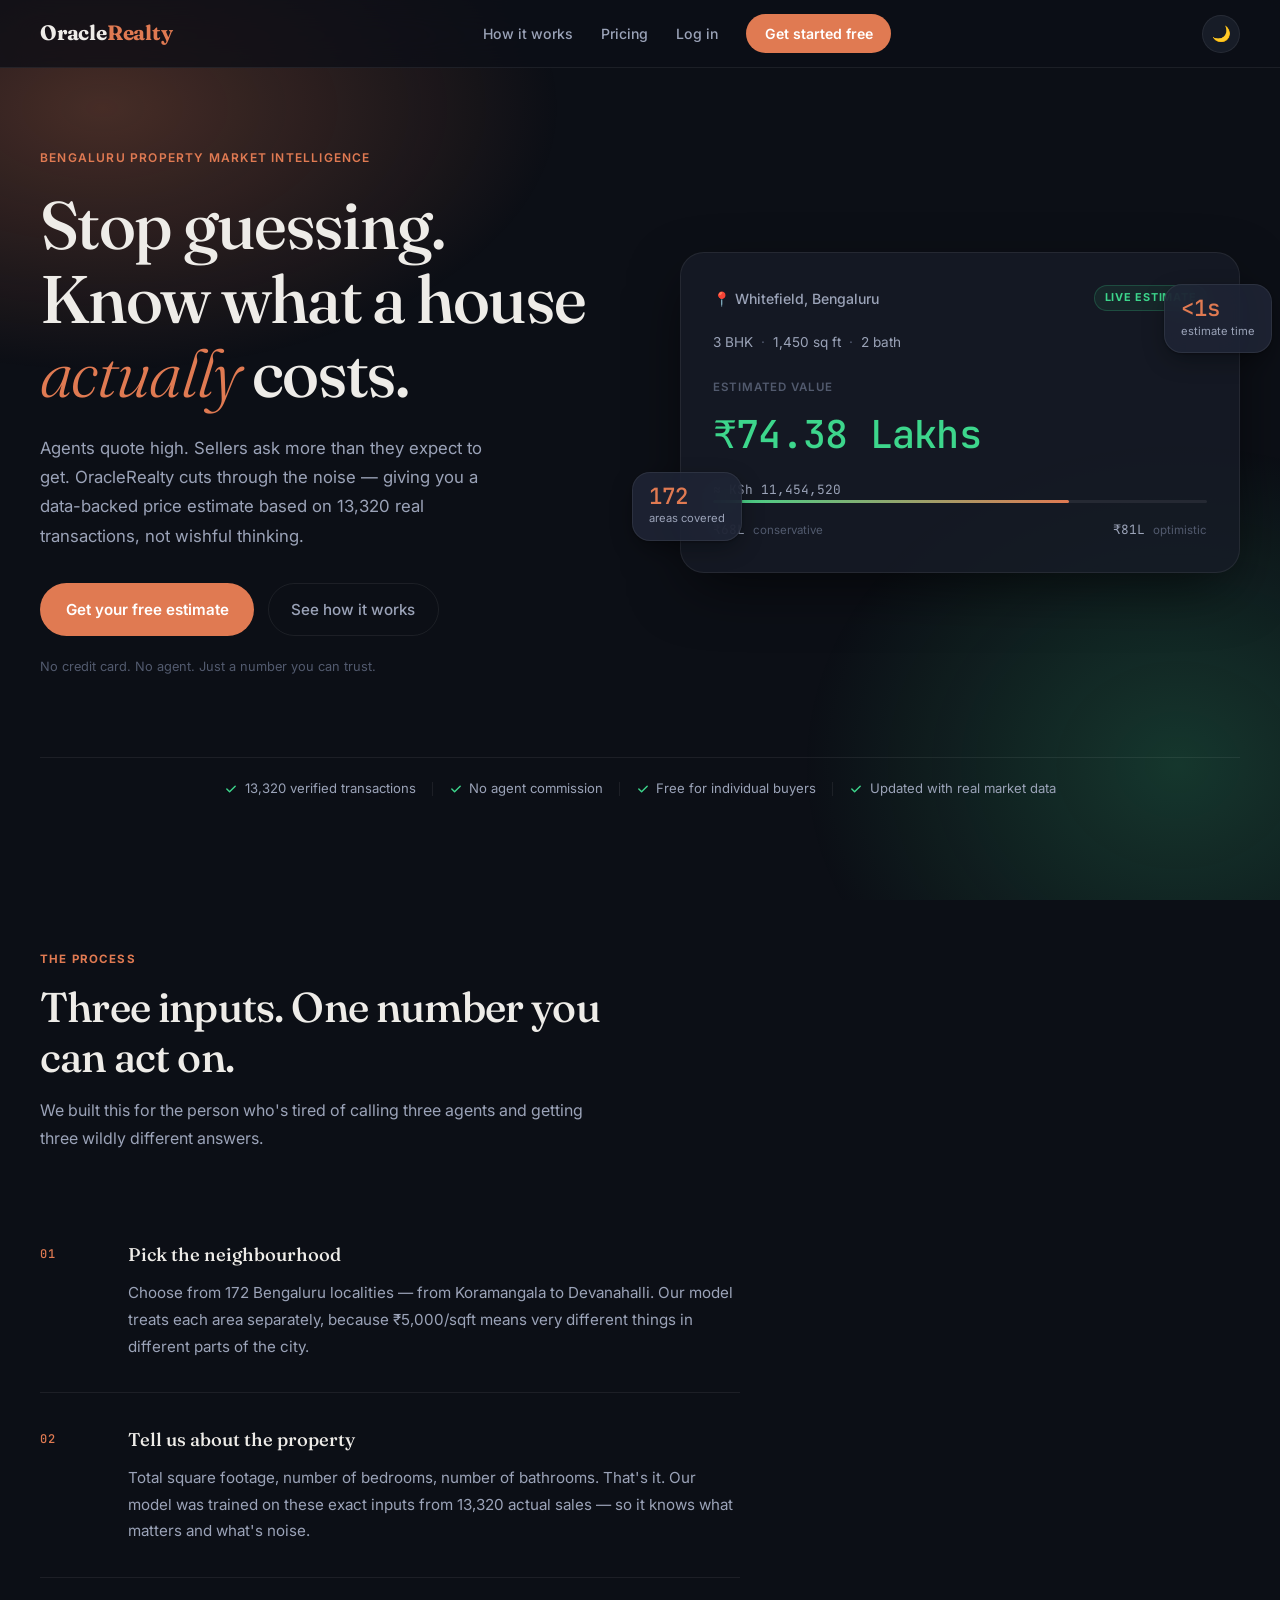
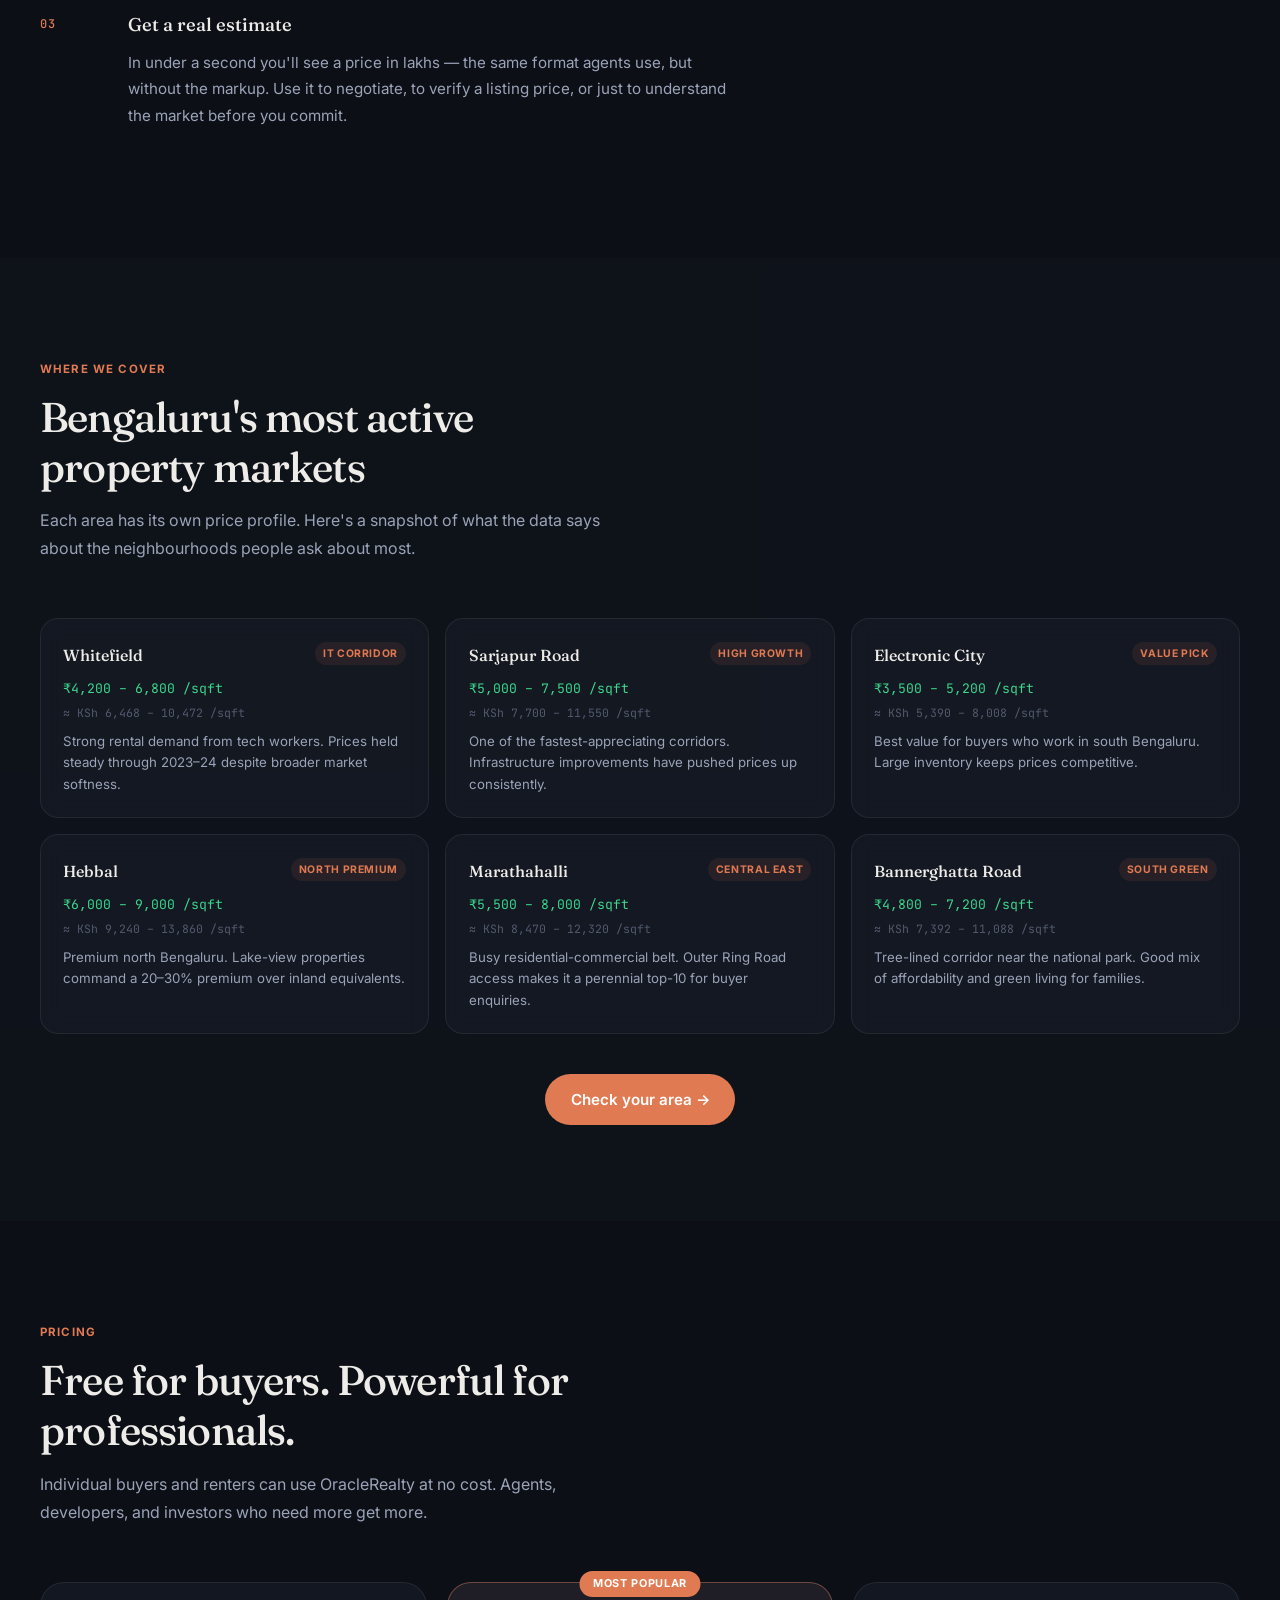
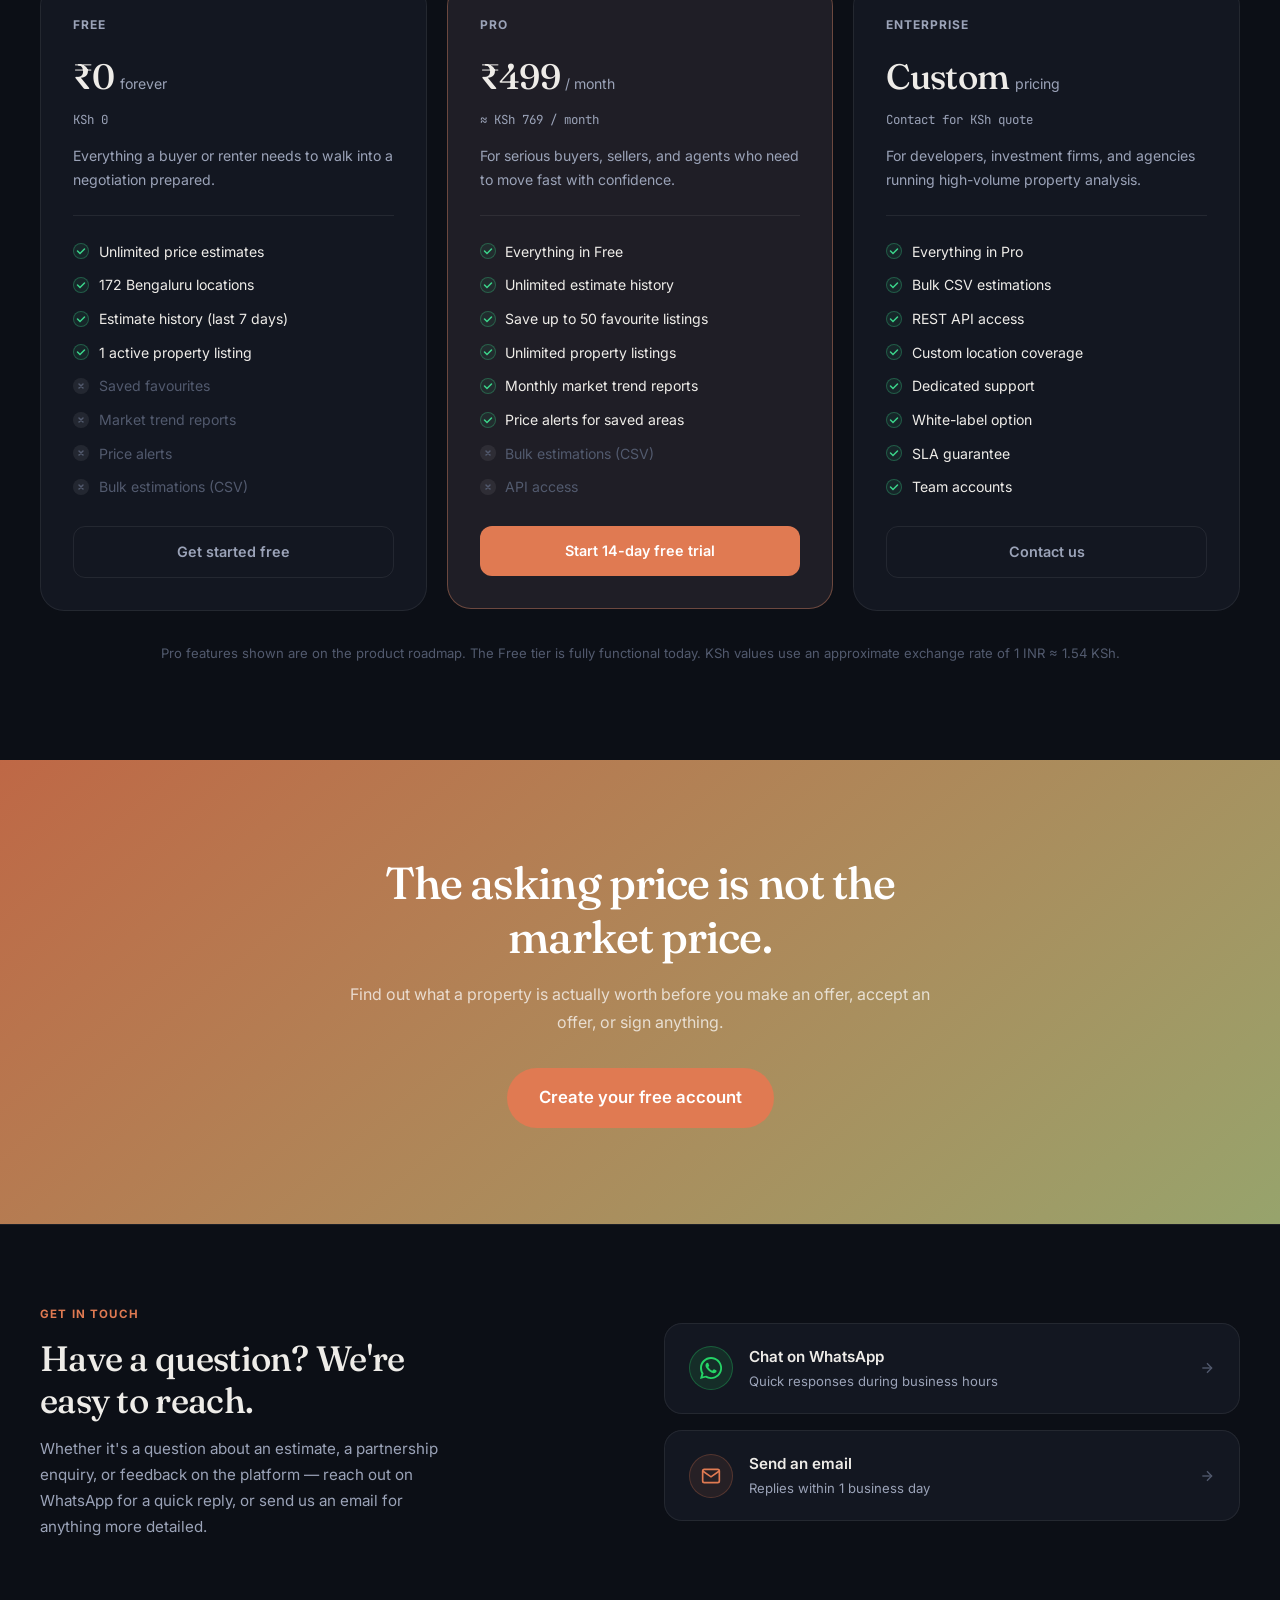
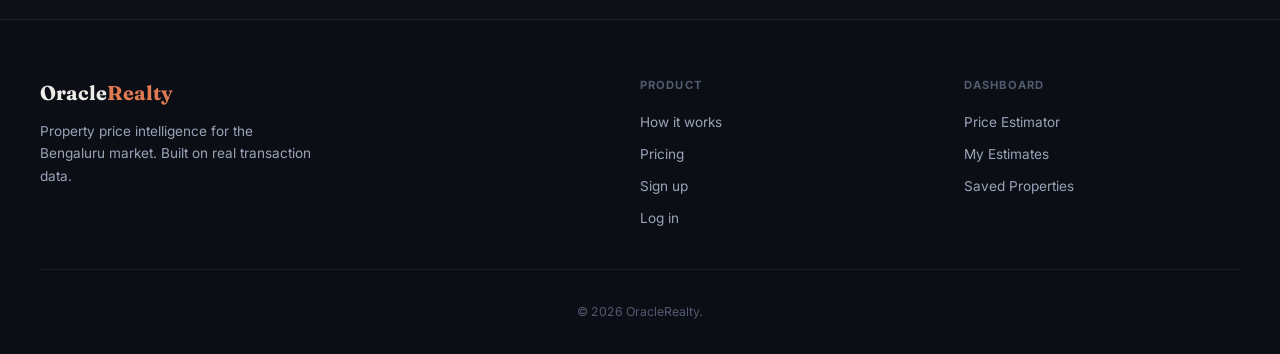
<file: frontend/index.html>
<!DOCTYPE html>
<html lang="en" data-theme="dark">
<head>
    <meta charset="UTF-8">
    <meta name="viewport" content="width=device-width, initial-scale=1.0">
    <title>OracleRealty — Honest property prices for Bengaluru</title>
    <link rel="preconnect" href="https://fonts.googleapis.com">
    <link rel="preconnect" href="https://fonts.gstatic.com" crossorigin>
    <link href="https://fonts.googleapis.com/css2?family=Fraunces:ital,opsz,wght@0,9..144,300;0,9..144,500;0,9..144,700;1,9..144,300;1,9..144,500&family=Inter:wght@400;500;600&family=JetBrains+Mono:wght@500&display=swap" rel="stylesheet">
    <link rel="stylesheet" href="css/style.css">
    <link rel="stylesheet" href="css/currency-additions.css">
</head>
<body>

    <header class="navbar">
        <a href="index.html" class="navbar__logo">Oracle<span>Realty</span></a>
        <nav class="navbar__links">
            <a href="#how-it-works">How it works</a>
            <a href="#pricing">Pricing</a>
            <a href="login.html">Log in</a>
            <a href="signup.html" class="navbar__cta">Get started free</a>
        </nav>
        <div class="navbar__right">
            <button id="theme-toggle" class="theme-toggle" aria-label="Toggle theme">
                <span class="theme-toggle__icon">🌙</span>
            </button>
        </div>
    </header>

    <!-- HERO -->
    <section class="hero">
        <div class="hero__inner">
            <div class="hero__text">
                <p class="hero__kicker">Bengaluru property market intelligence</p>
                <h1 class="hero__title">
                    Stop guessing.<br>
                    Know what a house<br>
                    <em>actually</em> costs.
                </h1>
                <p class="hero__body">
                    Agents quote high. Sellers ask more than they expect to get.
                    OracleRealty cuts through the noise — giving you a data-backed
                    price estimate based on 13,320 real transactions, not wishful thinking.
                </p>
                <div class="hero__ctas">
                    <a href="signup.html" class="btn-accent">Get your free estimate</a>
                    <a href="#how-it-works" class="btn-outline">See how it works</a>
                </div>
                <p class="hero__note">No credit card. No agent. Just a number you can trust.</p>
            </div>

            <div class="hero__visual">
                <div class="price-preview-card">
                    <div class="ppc__top">
                        <span class="ppc__location">📍 Whitefield, Bengaluru</span>
                        <span class="ppc__badge">Live estimate</span>
                    </div>
                    <div class="ppc__details">
                        <span class="ppc__detail">3 BHK</span>
                        <span class="ppc__dot">·</span>
                        <span class="ppc__detail">1,450 sq ft</span>
                        <span class="ppc__dot">·</span>
                        <span class="ppc__detail">2 bath</span>
                    </div>
                    <div class="ppc__price-wrap">
                        <span class="ppc__label">Estimated value</span>
                        <span class="ppc__price" id="ppc-price">₹74.38 Lakhs</span>
                        <span class="ppc__price-ksh">≈ KSh 11,454,520</span>
                    </div>
                    <div class="ppc__bar-track"><div class="ppc__bar"></div></div>
                    <div class="ppc__range">
                        <span>₹68L <span class="ppc__range-label">conservative</span></span>
                        <span>₹81L <span class="ppc__range-label">optimistic</span></span>
                    </div>
                </div>
                <div class="floating-stat fs--left reveal-left">
                    <span class="fs__value">172</span>
                    <span class="fs__label">areas covered</span>
                </div>
                <div class="floating-stat fs--right reveal-right">
                    <span class="fs__value">&lt;1s</span>
                    <span class="fs__label">estimate time</span>
                </div>
            </div>
        </div>

        <div class="trust-bar">
            <span class="trust-bar__item">
                <svg viewBox="0 0 20 20" fill="currentColor"><path fill-rule="evenodd" d="M16.707 5.293a1 1 0 010 1.414l-8 8a1 1 0 01-1.414 0l-4-4a1 1 0 011.414-1.414L8 12.586l7.293-7.293a1 1 0 011.414 0z" clip-rule="evenodd"/></svg>
                13,320 verified transactions
            </span>
            <span class="trust-bar__sep"></span>
            <span class="trust-bar__item">
                <svg viewBox="0 0 20 20" fill="currentColor"><path fill-rule="evenodd" d="M16.707 5.293a1 1 0 010 1.414l-8 8a1 1 0 01-1.414 0l-4-4a1 1 0 011.414-1.414L8 12.586l7.293-7.293a1 1 0 011.414 0z" clip-rule="evenodd"/></svg>
                No agent commission
            </span>
            <span class="trust-bar__sep"></span>
            <span class="trust-bar__item">
                <svg viewBox="0 0 20 20" fill="currentColor"><path fill-rule="evenodd" d="M16.707 5.293a1 1 0 010 1.414l-8 8a1 1 0 01-1.414 0l-4-4a1 1 0 011.414-1.414L8 12.586l7.293-7.293a1 1 0 011.414 0z" clip-rule="evenodd"/></svg>
                Free for individual buyers
            </span>
            <span class="trust-bar__sep"></span>
            <span class="trust-bar__item">
                <svg viewBox="0 0 20 20" fill="currentColor"><path fill-rule="evenodd" d="M16.707 5.293a1 1 0 010 1.414l-8 8a1 1 0 01-1.414 0l-4-4a1 1 0 011.414-1.414L8 12.586l7.293-7.293a1 1 0 011.414 0z" clip-rule="evenodd"/></svg>
                Updated with real market data
            </span>
        </div>
    </section>

    <!-- HOW IT WORKS -->
    <section class="section" id="how-it-works">
        <div class="section__inner">
            <div class="section__header">
                <p class="section__eyebrow">The process</p>
                <h2 class="section__title">Three inputs. One number you can act on.</h2>
                <p class="section__body">We built this for the person who's tired of calling three agents and getting three wildly different answers.</p>
            </div>
            <div class="how-steps">
                <div class="how-step reveal">
                    <div class="how-step__num">01</div>
                    <div class="how-step__content">
                        <h3>Pick the neighbourhood</h3>
                        <p>Choose from 172 Bengaluru localities — from Koramangala to Devanahalli. Our model treats each area separately, because ₹5,000/sqft means very different things in different parts of the city.</p>
                    </div>
                </div>
                <div class="how-step reveal">
                    <div class="how-step__num">02</div>
                    <div class="how-step__content">
                        <h3>Tell us about the property</h3>
                        <p>Total square footage, number of bedrooms, number of bathrooms. That's it. Our model was trained on these exact inputs from 13,320 actual sales — so it knows what matters and what's noise.</p>
                    </div>
                </div>
                <div class="how-step reveal">
                    <div class="how-step__num">03</div>
                    <div class="how-step__content">
                        <h3>Get a real estimate</h3>
                        <p>In under a second you'll see a price in lakhs — the same format agents use, but without the markup. Use it to negotiate, to verify a listing price, or just to understand the market before you commit.</p>
                    </div>
                </div>
            </div>
        </div>
    </section>

    <!-- LOCATIONS -->
    <section class="section locations-section">
        <div class="section__inner">
            <div class="section__header">
                <p class="section__eyebrow">Where we cover</p>
                <h2 class="section__title">Bengaluru's most active property markets</h2>
                <p class="section__body">Each area has its own price profile. Here's a snapshot of what the data says about the neighbourhoods people ask about most.</p>
            </div>
            <div class="loc-grid">
                <div class="loc-card reveal">
                    <div class="loc-card__header"><span class="loc-card__name">Whitefield</span><span class="loc-card__tag">IT Corridor</span></div>
                    <span class="loc-card__range">₹4,200 – 6,800 /sqft</span>
                    <span class="loc-card__ksh">≈ KSh 6,468 – 10,472 /sqft</span>
                    <p class="loc-card__note">Strong rental demand from tech workers. Prices held steady through 2023–24 despite broader market softness.</p>
                </div>
                <div class="loc-card reveal">
                    <div class="loc-card__header"><span class="loc-card__name">Sarjapur Road</span><span class="loc-card__tag">High Growth</span></div>
                    <span class="loc-card__range">₹5,000 – 7,500 /sqft</span>
                    <span class="loc-card__ksh">≈ KSh 7,700 – 11,550 /sqft</span>
                    <p class="loc-card__note">One of the fastest-appreciating corridors. Infrastructure improvements have pushed prices up consistently.</p>
                </div>
                <div class="loc-card reveal">
                    <div class="loc-card__header"><span class="loc-card__name">Electronic City</span><span class="loc-card__tag">Value Pick</span></div>
                    <span class="loc-card__range">₹3,500 – 5,200 /sqft</span>
                    <span class="loc-card__ksh">≈ KSh 5,390 – 8,008 /sqft</span>
                    <p class="loc-card__note">Best value for buyers who work in south Bengaluru. Large inventory keeps prices competitive.</p>
                </div>
                <div class="loc-card reveal">
                    <div class="loc-card__header"><span class="loc-card__name">Hebbal</span><span class="loc-card__tag">North Premium</span></div>
                    <span class="loc-card__range">₹6,000 – 9,000 /sqft</span>
                    <span class="loc-card__ksh">≈ KSh 9,240 – 13,860 /sqft</span>
                    <p class="loc-card__note">Premium north Bengaluru. Lake-view properties command a 20–30% premium over inland equivalents.</p>
                </div>
                <div class="loc-card reveal">
                    <div class="loc-card__header"><span class="loc-card__name">Marathahalli</span><span class="loc-card__tag">Central East</span></div>
                    <span class="loc-card__range">₹5,500 – 8,000 /sqft</span>
                    <span class="loc-card__ksh">≈ KSh 8,470 – 12,320 /sqft</span>
                    <p class="loc-card__note">Busy residential-commercial belt. Outer Ring Road access makes it a perennial top-10 for buyer enquiries.</p>
                </div>
                <div class="loc-card reveal">
                    <div class="loc-card__header"><span class="loc-card__name">Bannerghatta Road</span><span class="loc-card__tag">South Green</span></div>
                    <span class="loc-card__range">₹4,800 – 7,200 /sqft</span>
                    <span class="loc-card__ksh">≈ KSh 7,392 – 11,088 /sqft</span>
                    <p class="loc-card__note">Tree-lined corridor near the national park. Good mix of affordability and green living for families.</p>
                </div>
            </div>
            <div class="section__cta"><a href="signup.html" class="btn-accent">Check your area →</a></div>
        </div>
    </section>

    <!-- PRICING -->
    <section class="section pricing-section" id="pricing">
        <div class="section__inner">
            <div class="section__header">
                <p class="section__eyebrow">Pricing</p>
                <h2 class="section__title">Free for buyers. Powerful for professionals.</h2>
                <p class="section__body">Individual buyers and renters can use OracleRealty at no cost. Agents, developers, and investors who need more get more.</p>
            </div>
            <div class="pricing-grid">
                <div class="pricing-card reveal">
                    <div class="pricing-card__header">
                        <span class="pricing-card__tier">Free</span>
                        <div class="pricing-card__price"><span class="pricing-card__amount">₹0</span><span class="pricing-card__period">forever</span></div>
                        <span class="pricing-card__ksh">KSh 0</span>
                        <p class="pricing-card__desc">Everything a buyer or renter needs to walk into a negotiation prepared.</p>
                    </div>
                    <ul class="pricing-card__features">
                        <li class="feature-item feature-item--yes">Unlimited price estimates</li>
                        <li class="feature-item feature-item--yes">172 Bengaluru locations</li>
                        <li class="feature-item feature-item--yes">Estimate history (last 7 days)</li>
                        <li class="feature-item feature-item--yes">1 active property listing</li>
                        <li class="feature-item feature-item--no">Saved favourites</li>
                        <li class="feature-item feature-item--no">Market trend reports</li>
                        <li class="feature-item feature-item--no">Price alerts</li>
                        <li class="feature-item feature-item--no">Bulk estimations (CSV)</li>
                    </ul>
                    <a href="signup.html" class="pricing-card__cta pricing-card__cta--outline">Get started free</a>
                </div>
                <div class="pricing-card pricing-card--pro reveal">
                    <div class="pricing-card__popular">Most popular</div>
                    <div class="pricing-card__header">
                        <span class="pricing-card__tier">Pro</span>
                        <div class="pricing-card__price"><span class="pricing-card__amount">₹499</span><span class="pricing-card__period">/ month</span></div>
                        <span class="pricing-card__ksh">≈ KSh 769 / month</span>
                        <p class="pricing-card__desc">For serious buyers, sellers, and agents who need to move fast with confidence.</p>
                    </div>
                    <ul class="pricing-card__features">
                        <li class="feature-item feature-item--yes">Everything in Free</li>
                        <li class="feature-item feature-item--yes">Unlimited estimate history</li>
                        <li class="feature-item feature-item--yes">Save up to 50 favourite listings</li>
                        <li class="feature-item feature-item--yes">Unlimited property listings</li>
                        <li class="feature-item feature-item--yes">Monthly market trend reports</li>
                        <li class="feature-item feature-item--yes">Price alerts for saved areas</li>
                        <li class="feature-item feature-item--no">Bulk estimations (CSV)</li>
                        <li class="feature-item feature-item--no">API access</li>
                    </ul>
                    <a href="signup.html" class="pricing-card__cta pricing-card__cta--accent">Start 14-day free trial</a>
                </div>
                <div class="pricing-card reveal">
                    <div class="pricing-card__header">
                        <span class="pricing-card__tier">Enterprise</span>
                        <div class="pricing-card__price"><span class="pricing-card__amount">Custom</span><span class="pricing-card__period">pricing</span></div>
                        <span class="pricing-card__ksh">Contact for KSh quote</span>
                        <p class="pricing-card__desc">For developers, investment firms, and agencies running high-volume property analysis.</p>
                    </div>
                    <ul class="pricing-card__features">
                        <li class="feature-item feature-item--yes">Everything in Pro</li>
                        <li class="feature-item feature-item--yes">Bulk CSV estimations</li>
                        <li class="feature-item feature-item--yes">REST API access</li>
                        <li class="feature-item feature-item--yes">Custom location coverage</li>
                        <li class="feature-item feature-item--yes">Dedicated support</li>
                        <li class="feature-item feature-item--yes">White-label option</li>
                        <li class="feature-item feature-item--yes">SLA guarantee</li>
                        <li class="feature-item feature-item--yes">Team accounts</li>
                    </ul>
                    <a href="mailto:shawgroves600@gmail.com?subject=Enterprise%20Plan%20Enquiry%20-%20OracleRealty" class="pricing-card__cta pricing-card__cta--outline">Contact us</a>
                </div>
            </div>
            <p class="pricing-note">Pro features shown are on the product roadmap. The Free tier is fully functional today. KSh values use an approximate exchange rate of 1 INR ≈ 1.54 KSh.</p>
        </div>
    </section>

    <section class="final-cta">
        <div class="final-cta__inner">
            <h2 class="final-cta__title">The asking price is not the market price.</h2>
            <p class="final-cta__body">Find out what a property is actually worth before you make an offer, accept an offer, or sign anything.</p>
            <a href="signup.html" class="btn-accent btn-accent--lg">Create your free account</a>
        </div>
    </section>

    <section class="contact-section">
        <div class="contact-section__inner">
            <div class="contact-section__text">
                <span class="contact-section__eyebrow">Get in touch</span>
                <h2 class="contact-section__title">Have a question? We're easy to reach.</h2>
                <p class="contact-section__body">Whether it's a question about an estimate, a partnership enquiry, or feedback on the platform — reach out on WhatsApp for a quick reply, or send us an email for anything more detailed.</p>
            </div>

            <div class="contact-cards">

                <!-- WhatsApp card: your number is in the href only, not shown on screen -->
                <a href="https://wa.me/254721845814?text=Hi%20OracleRealty%2C%20I%20have%20a%20question%20about%20the%20platform." target="_blank" rel="noopener" class="contact-card contact-card--whatsapp">
                    <div class="contact-card__icon">
                        <svg viewBox="0 0 24 24" fill="currentColor">
                            <path d="M17.472 14.382c-.297-.149-1.758-.867-2.03-.967-.273-.099-.471-.148-.67.15-.197.297-.767.966-.94 1.164-.173.199-.347.223-.644.075-.297-.15-1.255-.463-2.39-1.475-.883-.788-1.48-1.761-1.653-2.059-.173-.297-.018-.458.13-.606.134-.133.298-.347.446-.52.149-.174.198-.298.298-.497.099-.198.05-.371-.025-.52-.075-.149-.669-1.612-.916-2.207-.242-.579-.487-.5-.669-.51-.173-.008-.371-.01-.57-.01-.198 0-.52.074-.792.372-.272.297-1.04 1.016-1.04 2.479 0 1.462 1.065 2.875 1.213 3.074.149.198 2.096 3.2 5.077 4.487.709.306 1.262.489 1.694.625.712.227 1.36.195 1.871.118.571-.085 1.758-.719 2.006-1.413.248-.694.248-1.289.173-1.413-.074-.124-.272-.198-.57-.347z"/>
                            <path d="M12.04 0C5.39 0 0 5.39 0 12.04c0 2.122.555 4.198 1.61 6.03L0 24l5.93-1.557A12.03 12.03 0 0012.04 24c6.65 0 12.04-5.39 12.04-12.04C24.08 5.39 18.69 0 12.04 0zm0 21.97a9.93 9.93 0 01-5.06-1.385l-.363-.215-3.68.966.982-3.586-.236-.368a9.93 9.93 0 01-1.522-5.293c0-5.49 4.467-9.957 9.957-9.957s9.957 4.467 9.957 9.957-4.467 9.957-9.957 9.957z"/>
                        </svg>
                    </div>
                    <div class="contact-card__content">
                        <span class="contact-card__label">Chat on WhatsApp</span>
                        <span class="contact-card__detail">Quick responses during business hours</span>
                    </div>
                    <svg class="contact-card__arrow" viewBox="0 0 24 24" fill="none" stroke="currentColor" stroke-width="2">
                        <line x1="5" y1="12" x2="19" y2="12"/>
                        <polyline points="12 5 19 12 12 19"/>
                    </svg>
                </a>

                <!-- Email card: your email is in the href only, not shown on screen -->
                <a href="mailto:shawgroves600@gmail.com?subject=Inquiry%20from%20OracleRealty%20website" class="contact-card contact-card--email">
                    <div class="contact-card__icon">
                        <svg viewBox="0 0 24 24" fill="none" stroke="currentColor" stroke-width="2">
                            <path d="M22 6l-10 7L2 6"/>
                            <rect x="2" y="4" width="20" height="16" rx="2"/>
                        </svg>
                    </div>
                    <div class="contact-card__content">
                        <span class="contact-card__label">Send an email</span>
                        <span class="contact-card__detail">Replies within 1 business day</span>
                    </div>
                    <svg class="contact-card__arrow" viewBox="0 0 24 24" fill="none" stroke="currentColor" stroke-width="2">
                        <line x1="5" y1="12" x2="19" y2="12"/>
                        <polyline points="12 5 19 12 12 19"/>
                    </svg>
                </a>

            </div>
        </div>
    </section>

    <!-- FOOTER -->
    <footer class="footer">
        <div class="footer__inner">
            <div class="footer__brand">
                <span class="footer__logo">Oracle<span>Realty</span></span>
                <p class="footer__tagline">Property price intelligence for the Bengaluru market. Built on real transaction data.</p>
            </div>
            <div class="footer__col">
                <span class="footer__col-title">Product</span>
                <a href="#how-it-works">How it works</a>
                <a href="#pricing">Pricing</a>
                <a href="signup.html">Sign up</a>
                <a href="login.html">Log in</a>
            </div>
            <div class="footer__col">
                <span class="footer__col-title">Dashboard</span>
                <a href="login.html">Price Estimator</a>
                <a href="login.html">My Estimates</a>
                <a href="login.html">Saved Properties</a>
            </div>
        </div>
        <div class="footer__bottom">
            <span>© 2026 OracleRealty.</span>
        </div>
    </footer>

    <script src="js/theme.js"></script>
    <script src="js/currency.js"></script>
    <script src="js/home.js"></script>
</body>
</html>
</file>
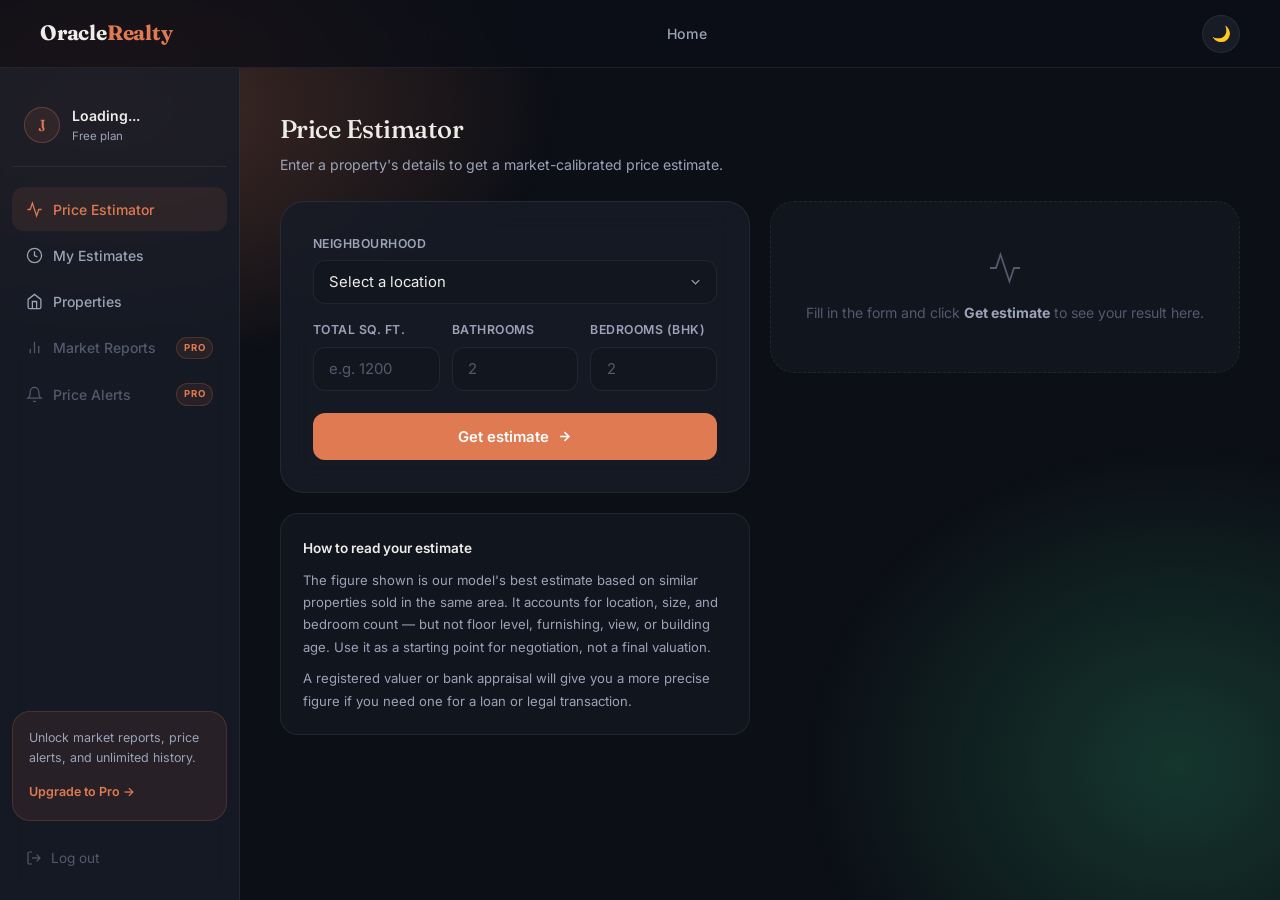
<file: frontend/dashboard.html>
<!DOCTYPE html>
<html lang="en" data-theme="dark">
<head>
    <meta charset="UTF-8">
    <meta name="viewport" content="width=device-width, initial-scale=1.0">
    <title>Dashboard — OracleRealty</title>
    <link rel="preconnect" href="https://fonts.googleapis.com">
    <link rel="preconnect" href="https://fonts.gstatic.com" crossorigin>
    <link href="https://fonts.googleapis.com/css2?family=Fraunces:ital,opsz,wght@0,9..144,300;0,9..144,500;0,9..144,700;1,9..144,300;1,9..144,500&family=Inter:wght@400;500;600&family=JetBrains+Mono:wght@500&display=swap" rel="stylesheet">
    <link rel="stylesheet" href="css/style.css">
    <link rel="stylesheet" href="css/currency-additions.css">
</head>
<body class="dashboard-body">

    <header class="navbar">
        <a href="index.html" class="navbar__logo">Oracle<span>Realty</span></a>
        <nav class="navbar__links">
            <a href="index.html">Home</a>
        </nav>
        <div class="navbar__right">
            <span id="navbar-user" class="navbar__user hidden"></span>
            <button id="theme-toggle" class="theme-toggle" aria-label="Toggle theme">
                <span class="theme-toggle__icon">🌙</span>
            </button>
        </div>
    </header>

    <div class="dashboard-layout">
        <aside class="sidebar">
            <div class="sidebar__user">
                <div class="sidebar__avatar" id="sidebar-avatar">J</div>
                <div class="sidebar__user-info">
                    <span class="sidebar__user-name" id="sidebar-name">Loading...</span>
                    <span class="sidebar__user-role" id="sidebar-role">Free plan</span>
                </div>
            </div>

            <nav class="sidebar__nav">
                <a href="#" class="sidebar__link sidebar__link--active" data-tab="estimator">
                    <svg viewBox="0 0 24 24" fill="none" stroke="currentColor" stroke-width="1.8"><polyline points="22 12 18 12 15 21 9 3 6 12 2 12"/></svg>
                    Price Estimator
                </a>
                <a href="#" class="sidebar__link" data-tab="history">
                    <svg viewBox="0 0 24 24" fill="none" stroke="currentColor" stroke-width="1.8"><circle cx="12" cy="12" r="10"/><polyline points="12 6 12 12 16 14"/></svg>
                    My Estimates
                </a>
                <a href="#" class="sidebar__link" data-tab="listings">
                    <svg viewBox="0 0 24 24" fill="none" stroke="currentColor" stroke-width="1.8"><path d="M3 9l9-7 9 7v11a2 2 0 01-2 2H5a2 2 0 01-2-2z"/><polyline points="9 22 9 12 15 12 15 22"/></svg>
                    Properties
                </a>
                <a href="#" class="sidebar__link sidebar__link--pro" data-tab="reports">
                    <svg viewBox="0 0 24 24" fill="none" stroke="currentColor" stroke-width="1.8"><line x1="18" y1="20" x2="18" y2="10"/><line x1="12" y1="20" x2="12" y2="4"/><line x1="6" y1="20" x2="6" y2="14"/></svg>
                    Market Reports
                    <span class="pro-badge">Pro</span>
                </a>
                <a href="#" class="sidebar__link sidebar__link--pro" data-tab="alerts">
                    <svg viewBox="0 0 24 24" fill="none" stroke="currentColor" stroke-width="1.8"><path d="M18 8A6 6 0 006 8c0 7-3 9-3 9h18s-3-2-3-9"/><path d="M13.73 21a2 2 0 01-3.46 0"/></svg>
                    Price Alerts
                    <span class="pro-badge">Pro</span>
                </a>
            </nav>

            <div class="sidebar__upgrade">
                <p class="sidebar__upgrade-text">Unlock market reports, price alerts, and unlimited history.</p>
                <a href="upgrade.html" class="sidebar__upgrade-btn">Upgrade to Pro →</a>
            </div>

            <button id="logout-btn" class="sidebar__logout">
                <svg viewBox="0 0 24 24" fill="none" stroke="currentColor" stroke-width="1.8"><path d="M9 21H5a2 2 0 01-2-2V5a2 2 0 012-2h4"/><polyline points="16 17 21 12 16 7"/><line x1="21" y1="12" x2="9" y2="12"/></svg>
                Log out
            </button>
        </aside>

        <main class="dashboard-main">

            <!-- ESTIMATOR TAB -->
            <div class="tab-panel" id="tab-estimator">
                <div class="dashboard-header">
                    <div>
                        <h1 class="dashboard-title">Price Estimator</h1>
                        <p class="dashboard-subtitle">Enter a property's details to get a market-calibrated price estimate.</p>
                    </div>
                </div>
                <div class="estimator-layout">
                    <div class="estimator-form-wrap">
                        <div class="dash-card">
                            <form id="predict-form">
                                <div class="form-group">
                                    <label for="location">Neighbourhood</label>
                                    <div class="select-wrap">
                                        <select id="location" name="location" required>
                                            <option value="" disabled selected>Select a location</option>
                                        </select>
                                        <svg class="select-arrow" viewBox="0 0 24 24" fill="none" stroke="currentColor" stroke-width="2"><polyline points="6 9 12 15 18 9"/></svg>
                                    </div>
                                </div>
                                <div class="form-row">
                                    <div class="form-group">
                                        <label for="sqft">Total sq. ft.</label>
                                        <input type="number" id="sqft" name="sqft" placeholder="e.g. 1200" required min="100">
                                    </div>
                                    <div class="form-group">
                                        <label for="bath">Bathrooms</label>
                                        <input type="number" id="bath" name="bath" placeholder="2" required min="1" max="10">
                                    </div>
                                    <div class="form-group">
                                        <label for="bhk">Bedrooms (BHK)</label>
                                        <input type="number" id="bhk" name="bhk" placeholder="2" required min="1" max="10">
                                    </div>
                                </div>
                                <button type="submit" class="btn-submit" id="estimate-btn">
                                    <span class="btn-text">Get estimate</span>
                                    <svg class="btn-icon" viewBox="0 0 24 24" fill="none" stroke="currentColor" stroke-width="2.5"><line x1="5" y1="12" x2="19" y2="12"/><polyline points="12 5 19 12 12 19"/></svg>
                                </button>
                            </form>
                            <div id="error-message" class="error-message hidden"></div>
                        </div>
                        <div class="hint-card">
                            <h3 class="hint-card__title">How to read your estimate</h3>
                            <p class="hint-card__text">The figure shown is our model's best estimate based on similar properties sold in the same area. It accounts for location, size, and bedroom count — but not floor level, furnishing, view, or building age. Use it as a starting point for negotiation, not a final valuation.</p>
                            <p class="hint-card__text">A registered valuer or bank appraisal will give you a more precise figure if you need one for a loan or legal transaction.</p>
                        </div>
                    </div>

                    <div class="result-wrap">
                        <div class="result-card hidden" id="result">
                            <span class="result-card__label">Estimated market value</span>
                            <span class="result-card__value" id="result-value">₹0</span>
                            <div class="result-card__bar-track">
                                <div class="result-card__bar" id="result-bar"></div>
                            </div>
                            <div class="result-card__meta">
                                <div class="result-card__meta-item">
                                    <span class="result-card__meta-label">Location</span>
                                    <span class="result-card__meta-value" id="result-location">—</span>
                                </div>
                                <div class="result-card__meta-item">
                                    <span class="result-card__meta-label">Size</span>
                                    <span class="result-card__meta-value" id="result-size">—</span>
                                </div>
                                <div class="result-card__meta-item">
                                    <span class="result-card__meta-label">Configuration</span>
                                    <span class="result-card__meta-value" id="result-config">—</span>
                                </div>
                                <div class="result-card__meta-item">
                                    <span class="result-card__meta-label">Price / sqft</span>
                                    <span class="result-card__meta-value" id="result-ppsf">—</span>
                                </div>
                            </div>
                            <p class="result-card__disclaimer">Estimate based on 13,320 Bengaluru transactions. Not a formal valuation. KSh values use an approximate exchange rate of 1 INR ≈ 1.54 KSh.</p>
                        </div>
                        <div class="empty-result" id="empty-result">
                            <svg viewBox="0 0 24 24" fill="none" stroke="currentColor" stroke-width="1.2"><polyline points="22 12 18 12 15 21 9 3 6 12 2 12"/></svg>
                            <p>Fill in the form and click <strong>Get estimate</strong> to see your result here.</p>
                        </div>
                    </div>
                </div>
            </div>

            <!-- HISTORY TAB -->
            <div class="tab-panel hidden" id="tab-history">
                <div class="dashboard-header">
                    <div>
                        <h1 class="dashboard-title">My Estimates</h1>
                        <p class="dashboard-subtitle">Your last 10 estimates. Upgrade to Pro for unlimited history.</p>
                    </div>
                </div>
                <div class="dash-card" id="history-container">
                    <div class="empty-state">
                        <svg viewBox="0 0 24 24" fill="none" stroke="currentColor" stroke-width="1.2"><circle cx="12" cy="12" r="10"/><polyline points="12 6 12 12 16 14"/></svg>
                        <p>No estimates yet. Run your first one from the <strong>Price Estimator</strong> tab.</p>
                    </div>
                </div>
            </div>

            <!-- LISTINGS TAB -->
            <div class="tab-panel hidden" id="tab-listings">
                <div class="dashboard-header">
                    <div>
                        <h1 class="dashboard-title">Properties</h1>
                        <p class="dashboard-subtitle">Properties you have listed on OracleRealty. Free accounts can have 1 active listing.</p>
                    </div>
                    <button class="btn-accent-sm" id="add-listing-btn">+ Add listing</button>
                </div>
                <div class="dash-card" id="listings-container">
                    <div class="empty-state">
                        <svg viewBox="0 0 24 24" fill="none" stroke="currentColor" stroke-width="1.2"><path d="M3 9l9-7 9 7v11a2 2 0 01-2 2H5a2 2 0 01-2-2z"/><polyline points="9 22 9 12 15 12 15 22"/></svg>
                        <p>No properties listed yet. Click <strong>Add listing</strong> to get started.</p>
                    </div>
                </div>
            </div>

            <!-- REPORTS TAB (Pro) -->
            <div class="tab-panel hidden" id="tab-reports">
                <div class="dashboard-header">
                    <div>
                        <h1 class="dashboard-title">Market Reports</h1>
                        <p class="dashboard-subtitle">Monthly price trend reports for Bengaluru localities.</p>
                    </div>
                </div>
                <div class="pro-gate">
                    <div class="pro-gate__icon">
                        <svg viewBox="0 0 24 24" fill="none" stroke="currentColor" stroke-width="1.5"><rect x="3" y="11" width="18" height="11" rx="2"/><path d="M7 11V7a5 5 0 0110 0v4"/></svg>
                    </div>
                    <h2 class="pro-gate__title">Pro feature</h2>
                    <p class="pro-gate__body">Market trend reports are available on the Pro plan. Get monthly breakdowns of price movements, transaction volume, and demand signals for any of our 172 covered areas.</p>
                    <a href="upgrade.html" class="btn-accent">Upgrade to Pro</a>
                </div>
            </div>

            <!-- ALERTS TAB (Pro) -->
            <div class="tab-panel hidden" id="tab-alerts">
                <div class="dashboard-header">
                    <div>
                        <h1 class="dashboard-title">Price Alerts</h1>
                        <p class="dashboard-subtitle">Get notified when prices shift in areas you're watching.</p>
                    </div>
                </div>
                <div class="pro-gate">
                    <div class="pro-gate__icon">
                        <svg viewBox="0 0 24 24" fill="none" stroke="currentColor" stroke-width="1.5"><path d="M18 8A6 6 0 006 8c0 7-3 9-3 9h18s-3-2-3-9"/><path d="M13.73 21a2 2 0 01-3.46 0"/></svg>
                    </div>
                    <h2 class="pro-gate__title">Pro feature</h2>
                    <p class="pro-gate__body">Price alerts let you track areas you care about. When average prices in a neighbourhood move by more than 5%, we'll notify you — so you can act before the market moves further.</p>
                    <a href="upgrade.html" class="btn-accent">Upgrade to Pro</a>
                </div>
            </div>

        </main>
    </div>

    <script src="js/theme.js"></script>
    <script src="js/navbar.js"></script>
    <script src="js/currency.js"></script>
    <script src="js/locations.js"></script>
    <script src="js/predict.js"></script>
    <script src="js/dashboard.js"></script>
</body>
</html>
</file>
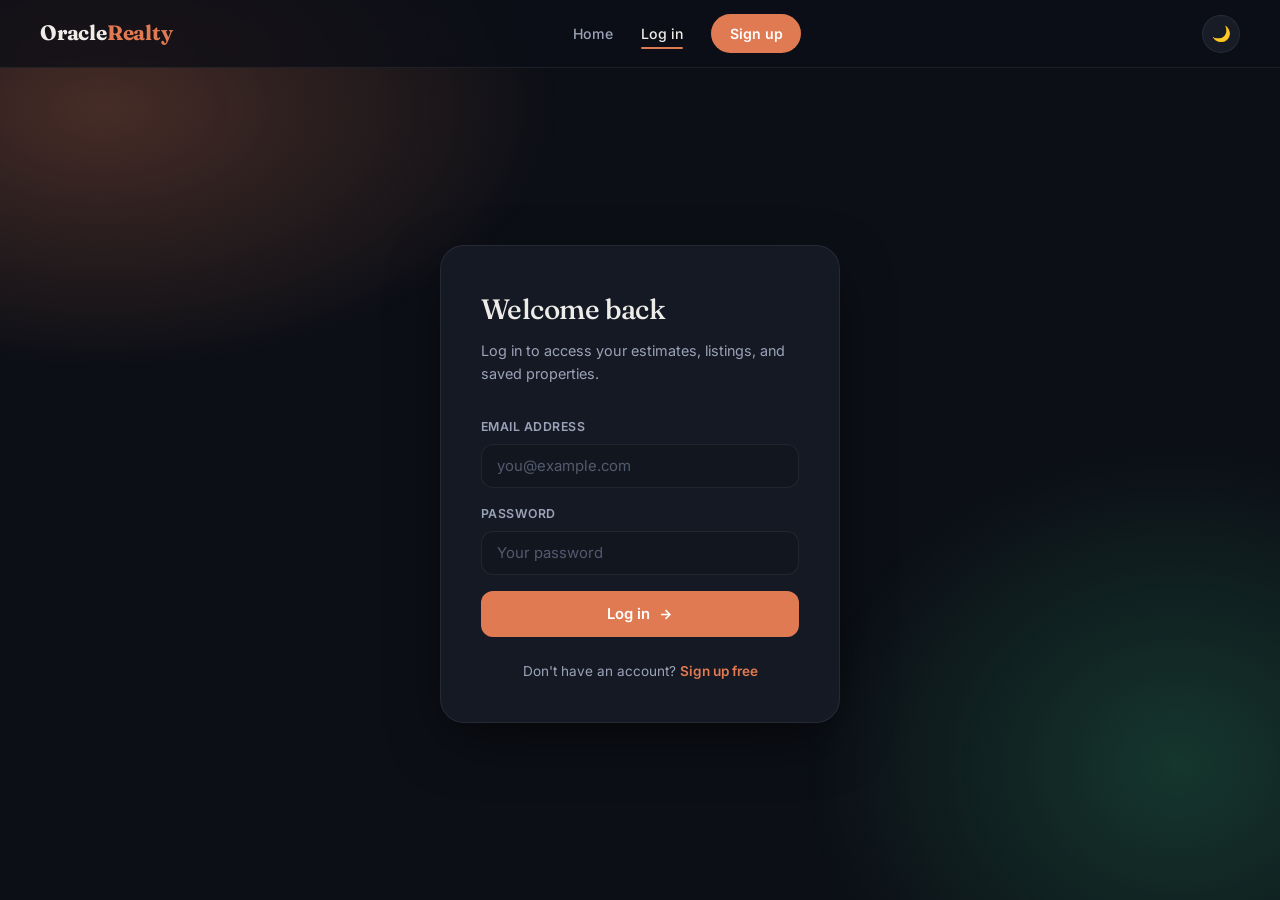
<file: frontend/login.html>
<!DOCTYPE html>
<html lang="en" data-theme="dark">
<head>
    <meta charset="UTF-8">
    <meta name="viewport" content="width=device-width, initial-scale=1.0">
    <title>Log In — OracleRealty</title>
    <link rel="preconnect" href="https://fonts.googleapis.com">
    <link rel="preconnect" href="https://fonts.gstatic.com" crossorigin>
    <link href="https://fonts.googleapis.com/css2?family=Fraunces:ital,opsz,wght@0,9..144,300;0,9..144,500;0,9..144,700;1,9..144,300;1,9..144,500&family=Inter:wght@400;500;600&family=JetBrains+Mono:wght@500&display=swap" rel="stylesheet">
    <link rel="stylesheet" href="css/style.css">
</head>
<body>
    <header class="navbar">
        <a href="index.html" class="navbar__logo">Oracle<span>Realty</span></a>
        <nav class="navbar__links">
            <a href="index.html">Home</a>
            <a href="login.html" class="active">Log in</a>
            <a href="signup.html" class="navbar__cta">Sign up</a>
        </nav>
        <div class="navbar__right">
            <button id="theme-toggle" class="theme-toggle" aria-label="Toggle theme">
                <span class="theme-toggle__icon">🌙</span>
            </button>
        </div>
    </header>

    <main class="auth-page">
        <div class="auth-card">
            <h1 class="auth-card__title">Welcome back</h1>
            <p class="auth-card__subtitle" id="login-subtitle">Log in to access your estimates, listings, and saved properties.</p>

            <!-- Shown only when redirected from a protected page -->
            <div id="redirect-notice" class="redirect-notice hidden">
                🔒 Please log in to access your dashboard.
            </div>

            <form id="login-form">
                <div class="form-group">
                    <label for="email">Email address</label>
                    <input type="email" id="email" name="email" placeholder="you@example.com" required autocomplete="email">
                </div>
                <div class="form-group">
                    <label for="password">Password</label>
                    <input type="password" id="password" name="password" placeholder="Your password" required autocomplete="current-password">
                </div>
                <button type="submit" class="btn-submit">
                    <span class="btn-text">Log in</span>
                    <svg class="btn-icon" viewBox="0 0 24 24" fill="none" stroke="currentColor" stroke-width="2.5"><line x1="5" y1="12" x2="19" y2="12"/><polyline points="12 5 19 12 12 19"/></svg>
                </button>
            </form>

            <div id="success-message" class="success-message hidden"></div>
            <div id="error-message" class="error-message hidden"></div>

            <p class="auth-card__footer">Don't have an account? <a href="signup.html" class="link-accent">Sign up free</a></p>
        </div>
    </main>

    <style>
        .redirect-notice {
            background: var(--accent-tint);
            border: 1px solid color-mix(in srgb, var(--accent) 25%, transparent);
            color: var(--accent);
            font-size: 0.85rem;
            font-weight: 500;
            padding: 0.75rem 1rem;
            border-radius: var(--r-sm);
            margin-bottom: 1.25rem;
        }
    </style>

    <script src="js/theme.js"></script>
    <script>
        // Show redirect notice if user was sent here from a protected page
        const params = new URLSearchParams(window.location.search);
        const next = params.get('next');
        if (next) {
            document.getElementById('redirect-notice').classList.remove('hidden');
        }
    </script>
    <script src="js/auth.js"></script>
</body>
</html>
</file>
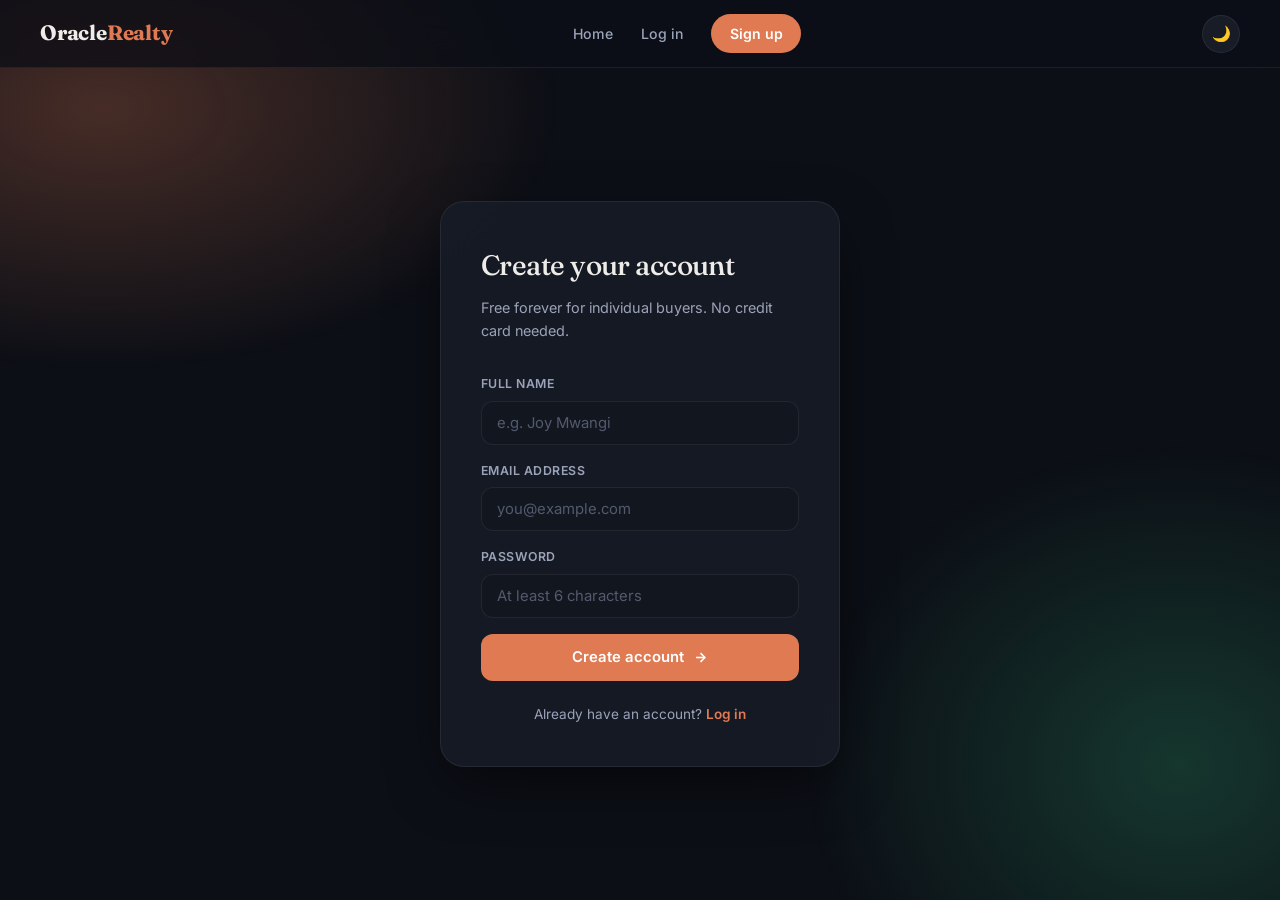
<file: frontend/signup.html>
<!DOCTYPE html>
<html lang="en" data-theme="dark">
<head>
    <meta charset="UTF-8">
    <meta name="viewport" content="width=device-width, initial-scale=1.0">
    <title>Sign Up — OracleRealty</title>
    <link rel="preconnect" href="https://fonts.googleapis.com">
    <link rel="preconnect" href="https://fonts.gstatic.com" crossorigin>
    <link href="https://fonts.googleapis.com/css2?family=Fraunces:ital,opsz,wght@0,9..144,300;0,9..144,500;0,9..144,700;1,9..144,300;1,9..144,500&family=Inter:wght@400;500;600&family=JetBrains+Mono:wght@500&display=swap" rel="stylesheet">
    <link rel="stylesheet" href="css/style.css">
</head>
<body>
    <header class="navbar">
        <a href="index.html" class="navbar__logo">Oracle<span>Realty</span></a>
        <nav class="navbar__links">
            <a href="index.html">Home</a>
            <a href="login.html">Log in</a>
            <a href="signup.html" class="navbar__cta active">Sign up</a>
        </nav>
        <div class="navbar__right">
            <button id="theme-toggle" class="theme-toggle" aria-label="Toggle theme">
                <span class="theme-toggle__icon">🌙</span>
            </button>
        </div>
    </header>

    <main class="auth-page">
        <div class="auth-card">
            <h1 class="auth-card__title">Create your account</h1>
            <p class="auth-card__subtitle">Free forever for individual buyers. No credit card needed.</p>
            <form id="signup-form">
                <div class="form-group">
                    <label for="name">Full name</label>
                    <input type="text" id="name" name="name" placeholder="e.g. Joy Mwangi" required autocomplete="name">
                </div>
                <div class="form-group">
                    <label for="email">Email address</label>
                    <input type="email" id="email" name="email" placeholder="you@example.com" required autocomplete="email">
                </div>
                <div class="form-group">
                    <label for="password">Password</label>
                    <input type="password" id="password" name="password" placeholder="At least 6 characters" required minlength="6" autocomplete="new-password">
                </div>
                <button type="submit" class="btn-submit">
                    <span class="btn-text">Create account</span>
                    <svg class="btn-icon" viewBox="0 0 24 24" fill="none" stroke="currentColor" stroke-width="2.5"><line x1="5" y1="12" x2="19" y2="12"/><polyline points="12 5 19 12 12 19"/></svg>
                </button>
            </form>
            <div id="success-message" class="success-message hidden"></div>
            <div id="error-message" class="error-message hidden"></div>
            <p class="auth-card__footer">Already have an account? <a href="login.html" class="link-accent">Log in</a></p>
        </div>
    </main>

    <script src="js/theme.js"></script>
    <script src="js/auth.js"></script>
</body>
</html>
</file>
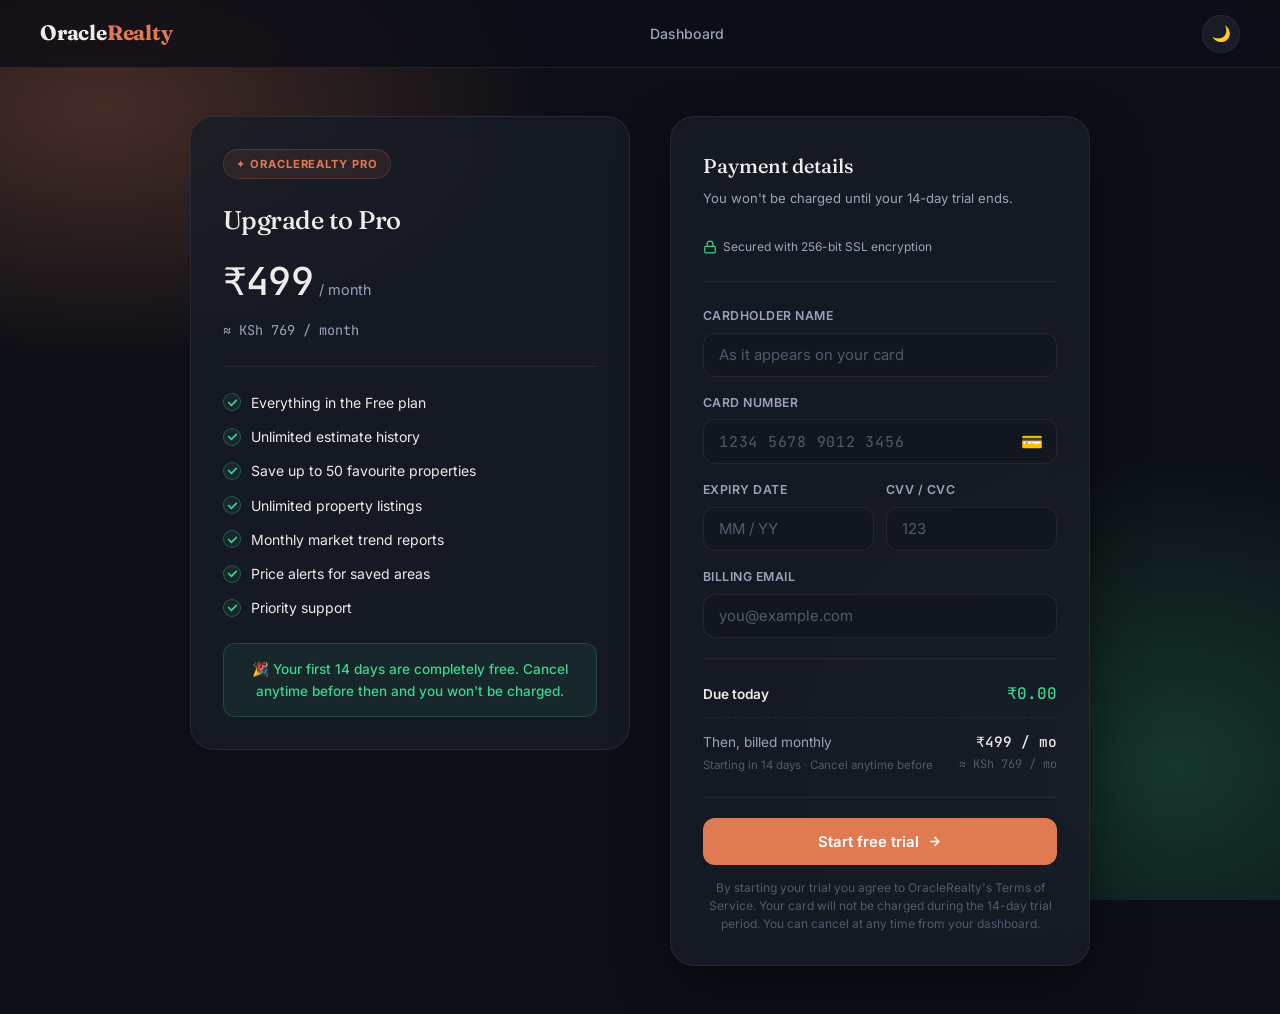
<file: frontend/upgrade.html>
<!DOCTYPE html>
<html lang="en" data-theme="dark">
<head>
    <meta charset="UTF-8">
    <meta name="viewport" content="width=device-width, initial-scale=1.0">
    <title>Upgrade to Pro — OracleRealty</title>
    <link rel="preconnect" href="https://fonts.googleapis.com">
    <link rel="preconnect" href="https://fonts.gstatic.com" crossorigin>
    <link href="https://fonts.googleapis.com/css2?family=Fraunces:ital,opsz,wght@0,9..144,300;0,9..144,500;0,9..144,700;1,9..144,300;1,9..144,500&family=Inter:wght@400;500;600&family=JetBrains+Mono:wght@500&display=swap" rel="stylesheet">
    <link rel="stylesheet" href="css/style.css">
    <link rel="stylesheet" href="css/currency-additions.css">
    <style>
        .upgrade-page {
            position: relative;
            z-index: 1;
            min-height: calc(100vh - 68px);
            padding: 3rem 2rem;
            display: flex;
            align-items: flex-start;
            justify-content: center;
        }

        .upgrade-layout {
            display: grid;
            grid-template-columns: 1fr 420px;
            gap: 2.5rem;
            max-width: 900px;
            width: 100%;
            align-items: start;
        }

        .plan-summary {
            background: color-mix(in srgb, var(--surface) 80%, transparent);
            border: 1px solid var(--surface-border);
            border-radius: var(--r-xl);
            padding: 2rem;
            backdrop-filter: blur(16px);
        }

        .plan-summary__badge {
            display: inline-flex;
            align-items: center;
            gap: 0.4rem;
            font-size: 0.7rem;
            font-weight: 700;
            letter-spacing: 0.08em;
            text-transform: uppercase;
            color: var(--accent);
            background: var(--accent-tint);
            border: 1px solid color-mix(in srgb, var(--accent) 20%, transparent);
            padding: 0.3rem 0.75rem;
            border-radius: var(--r-full);
            margin-bottom: 1.25rem;
        }

        .plan-summary__title {
            font-family: var(--font-display);
            font-size: 1.6rem;
            font-weight: 500;
            letter-spacing: -0.02em;
            margin-bottom: 0.5rem;
        }

        .plan-summary__price {
            display: flex;
            align-items: baseline;
            gap: 0.4rem;
            margin-bottom: 0.4rem;
        }

        .plan-summary__amount {
            font-family: var(--font-mono);
            font-size: 2.4rem;
            font-weight: 500;
            color: var(--text-primary);
            letter-spacing: -0.02em;
        }

        .plan-summary__period {
            font-size: 0.9rem;
            color: var(--text-secondary);
        }

        .plan-summary__ksh {
            font-size: 0.85rem;
            color: var(--text-secondary);
            margin-bottom: 1.5rem;
            font-family: var(--font-mono);
        }

        .plan-summary__divider {
            height: 1px;
            background: var(--surface-border);
            margin: 1.5rem 0;
        }

        .plan-summary__features {
            list-style: none;
            display: flex;
            flex-direction: column;
            gap: 0.7rem;
            margin-bottom: 1.5rem;
        }

        .plan-summary__feature {
            display: flex;
            align-items: center;
            gap: 0.65rem;
            font-size: 0.875rem;
            color: var(--text-primary);
        }

        .plan-summary__feature::before {
            content: '';
            width: 18px;
            height: 18px;
            border-radius: 50%;
            flex-shrink: 0;
            background-color: var(--green-tint);
            border: 1px solid color-mix(in srgb, var(--green) 30%, transparent);
            background-image: url("data:image/svg+xml,%3Csvg xmlns='http://www.w3.org/2000/svg' viewBox='0 0 10 10'%3E%3Cpath d='M1.5 5l2.5 2.5 4.5-4.5' stroke='%233DD68C' stroke-width='1.5' fill='none' stroke-linecap='round'/%3E%3C/svg%3E");
            background-size: 11px;
            background-position: center;
            background-repeat: no-repeat;
        }

        .plan-summary__trial {
            background: var(--green-tint);
            border: 1px solid color-mix(in srgb, var(--green) 20%, transparent);
            border-radius: var(--r-md);
            padding: 0.85rem 1rem;
            font-size: 0.85rem;
            color: var(--green);
            font-weight: 500;
            text-align: center;
        }

        .payment-card {
            background: color-mix(in srgb, var(--surface) 88%, transparent);
            border: 1px solid var(--surface-border);
            border-radius: var(--r-xl);
            padding: 2rem;
            backdrop-filter: blur(24px);
            -webkit-backdrop-filter: blur(24px);
            box-shadow: var(--shadow-float);
        }

        .payment-card__title {
            font-family: var(--font-display);
            font-size: 1.25rem;
            font-weight: 500;
            margin-bottom: 0.35rem;
        }

        .payment-card__subtitle {
            font-size: 0.82rem;
            color: var(--text-secondary);
            margin-bottom: 1.75rem;
        }

        .secure-badge {
            display: flex;
            align-items: center;
            gap: 0.4rem;
            font-size: 0.75rem;
            color: var(--text-secondary);
            margin-bottom: 1.5rem;
            padding-bottom: 1.5rem;
            border-bottom: 1px solid var(--surface-border);
        }

        .secure-badge svg {
            width: 14px;
            height: 14px;
            color: var(--green);
        }

        .card-input-wrap {
            position: relative;
        }

        .card-input-wrap input {
            padding-right: 3rem;
            font-family: var(--font-mono);
            letter-spacing: 0.05em;
        }

        .card-type-icon {
            position: absolute;
            right: 0.85rem;
            top: 50%;
            transform: translateY(-50%);
            font-size: 1.1rem;
            pointer-events: none;
        }

        .form-row-half {
            display: grid;
            grid-template-columns: 1fr 1fr;
            gap: 0.75rem;
        }

        /* PER-FIELD VALIDATION STYLES */
        .field-error {
            display: none;
            font-size: 0.74rem;
            color: var(--red);
            margin-top: 0.3rem;
        }

        .form-group.has-error input {
            border-color: var(--red);
            box-shadow: 0 0 0 3px var(--red-tint);
        }

        .form-group.has-error .field-error {
            display: block;
        }

        /* ORDER SUMMARY */
        .order-summary {
            margin: 1.25rem 0;
            border-top: 1px solid var(--surface-border);
            border-bottom: 1px solid var(--surface-border);
            padding: 1rem 0;
        }

        .order-row {
            display: flex;
            align-items: center;
            justify-content: space-between;
            padding: 0.4rem 0;
        }

        .order-row__label {
            font-size: 0.85rem;
            color: var(--text-secondary);
        }

        .order-row__amount {
            font-family: var(--font-mono);
            font-size: 0.9rem;
            font-weight: 500;
        }

        .order-row--today .order-row__label {
            color: var(--text-primary);
            font-weight: 600;
        }

        .order-row--today .order-row__amount {
            color: var(--green);
            font-size: 1rem;
        }

        .order-row--future {
            padding-top: 0.6rem;
            margin-top: 0.2rem;
            border-top: 1px dashed var(--surface-border);
        }

        .order-row__future-label {
            display: block;
            font-size: 0.72rem;
            color: var(--text-faint);
            margin-top: 0.1rem;
        }

        .order-row__future-amount {
            text-align: right;
        }

        .order-row__future-ksh {
            display: block;
            font-size: 0.74rem;
            color: var(--text-faint);
            font-family: var(--font-mono);
        }

        .payment-note {
            font-size: 0.75rem;
            color: var(--text-faint);
            text-align: center;
            margin-top: 0.85rem;
            line-height: 1.5;
        }

        .payment-success {
            display: flex;
            flex-direction: column;
            align-items: center;
            text-align: center;
            gap: 1rem;
            padding: 1rem 0;
        }

        .success-icon {
            width: 64px;
            height: 64px;
            border-radius: 50%;
            background: var(--green-tint);
            border: 2px solid color-mix(in srgb, var(--green) 30%, transparent);
            display: flex;
            align-items: center;
            justify-content: center;
        }

        .success-icon svg {
            width: 28px;
            height: 28px;
            color: var(--green);
        }

        .success-title {
            font-family: var(--font-display);
            font-size: 1.4rem;
            font-weight: 500;
        }

        .success-body {
            font-size: 0.88rem;
            color: var(--text-secondary);
            line-height: 1.65;
            max-width: 300px;
        }

        .success-redirect {
            font-size: 0.78rem;
            color: var(--text-faint);
        }

        @media (max-width: 800px) {
            .upgrade-layout { grid-template-columns: 1fr; }
        }
    </style>
</head>
<body>

    <header class="navbar">
        <a href="index.html" class="navbar__logo">Oracle<span>Realty</span></a>
        <nav class="navbar__links">
            <a href="dashboard.html">Dashboard</a>
        </nav>
        <div class="navbar__right">
            <span id="navbar-user" class="navbar__user hidden"></span>
            <button id="theme-toggle" class="theme-toggle" aria-label="Toggle theme">
                <span class="theme-toggle__icon">🌙</span>
            </button>
        </div>
    </header>

    <div class="upgrade-page">
        <div class="upgrade-layout">

            <div class="plan-summary">
                <div class="plan-summary__badge">✦ OracleRealty Pro</div>
                <h1 class="plan-summary__title">Upgrade to Pro</h1>
                <div class="plan-summary__price">
                    <span class="plan-summary__amount">₹499</span>
                    <span class="plan-summary__period">/ month</span>
                </div>
                <div class="plan-summary__ksh">≈ KSh 769 / month</div>
                <div class="plan-summary__divider"></div>
                <ul class="plan-summary__features">
                    <li class="plan-summary__feature">Everything in the Free plan</li>
                    <li class="plan-summary__feature">Unlimited estimate history</li>
                    <li class="plan-summary__feature">Save up to 50 favourite properties</li>
                    <li class="plan-summary__feature">Unlimited property listings</li>
                    <li class="plan-summary__feature">Monthly market trend reports</li>
                    <li class="plan-summary__feature">Price alerts for saved areas</li>
                    <li class="plan-summary__feature">Priority support</li>
                </ul>
                <div class="plan-summary__trial">
                    🎉 Your first 14 days are completely free. Cancel anytime before then and you won't be charged.
                </div>
            </div>

            <div class="payment-card">
                <h2 class="payment-card__title">Payment details</h2>
                <p class="payment-card__subtitle">You won't be charged until your 14-day trial ends.</p>

                <div class="secure-badge">
                    <svg viewBox="0 0 24 24" fill="none" stroke="currentColor" stroke-width="2"><rect x="3" y="11" width="18" height="11" rx="2"/><path d="M7 11V7a5 5 0 0110 0v4"/></svg>
                    Secured with 256-bit SSL encryption
                </div>

                <form id="payment-form">
                    <div class="form-group" id="group-cardholder">
                        <label for="cardholder">Cardholder name</label>
                        <input type="text" id="cardholder" placeholder="As it appears on your card" required autocomplete="cc-name">
                        <span class="field-error" id="error-cardholder">Please enter the name on your card.</span>
                    </div>

                    <div class="form-group" id="group-card-number">
                        <label for="card-number">Card number</label>
                        <div class="card-input-wrap">
                            <input type="text" id="card-number" placeholder="1234 5678 9012 3456" maxlength="19" required autocomplete="cc-number" inputmode="numeric">
                            <span class="card-type-icon" id="card-icon">💳</span>
                        </div>
                        <span class="field-error" id="error-card-number">Enter a valid 16-digit card number.</span>
                    </div>

                    <div class="form-row-half">
                        <div class="form-group" id="group-expiry">
                            <label for="expiry">Expiry date</label>
                            <input type="text" id="expiry" placeholder="MM / YY" maxlength="7" required autocomplete="cc-exp" inputmode="numeric">
                            <span class="field-error" id="error-expiry">Use format MM / YY.</span>
                        </div>
                        <div class="form-group" id="group-cvv">
                            <label for="cvv">CVV / CVC</label>
                            <input type="text" id="cvv" placeholder="123" maxlength="4" required autocomplete="cc-csc" inputmode="numeric">
                            <span class="field-error" id="error-cvv">Enter a valid 3 or 4-digit CVV.</span>
                        </div>
                    </div>

                    <div class="form-group" id="group-billing-email">
                        <label for="billing-email">Billing email</label>
                        <input type="email" id="billing-email" placeholder="you@example.com" required autocomplete="email">
                        <span class="field-error" id="error-billing-email">Enter a valid email address.</span>
                    </div>

                    <div class="order-summary">
                        <div class="order-row order-row--today">
                            <span class="order-row__label">Due today</span>
                            <span class="order-row__amount">₹0.00</span>
                        </div>
                        <div class="order-row order-row--future">
                            <div>
                                <span class="order-row__label">Then, billed monthly</span>
                                <span class="order-row__future-label">Starting in 14 days · Cancel anytime before</span>
                            </div>
                            <div class="order-row__future-amount">
                                <span class="order-row__amount">₹499 / mo</span>
                                <span class="order-row__future-ksh">≈ KSh 769 / mo</span>
                            </div>
                        </div>
                    </div>

                    <button type="submit" class="btn-submit" id="pay-btn">
                        <span class="btn-text">Start free trial</span>
                        <svg class="btn-icon" viewBox="0 0 24 24" fill="none" stroke="currentColor" stroke-width="2.5"><line x1="5" y1="12" x2="19" y2="12"/><polyline points="12 5 19 12 12 19"/></svg>
                    </button>

                    <p class="payment-note">
                        By starting your trial you agree to OracleRealty's Terms of Service. Your card will not be charged during the 14-day trial period. You can cancel at any time from your dashboard.
                    </p>
                </form>

                <div id="payment-success" class="payment-success hidden">
                    <div class="success-icon">
                        <svg viewBox="0 0 24 24" fill="none" stroke="currentColor" stroke-width="2"><polyline points="20 6 9 17 4 12"/></svg>
                    </div>
                    <h3 class="success-title">You're on Pro!</h3>
                    <p class="success-body">Your 14-day free trial has started. You now have access to market reports, price alerts, unlimited history, and more.</p>
                    <p class="success-redirect">Taking you back to your dashboard...</p>
                </div>
            </div>

        </div>
    </div>

    <script src="js/theme.js"></script>
    <script src="js/navbar.js"></script>
    <script src="js/upgrade.js"></script>
</body>
</html>
</file>
<file: frontend/css/style.css>
/* ============================================
   ORACLEREALTY — FULL STYLESHEET
   ============================================ */

:root {
    --bg: #0C0F16;
    --bg-elevated: #12161F;
    --surface: #171C27;
    --surface-2: #1E2435;
    --surface-border: rgba(255,255,255,0.07);
    --surface-border-active: rgba(255,255,255,0.15);

    --text-primary: #EEECe8;
    --text-secondary: #9BA3B8;
    --text-faint: #525A6E;

    --accent: #E07A52;
    --accent-dark: #C96840;
    --accent-glow: rgba(224,122,82,0.28);
    --accent-tint: rgba(224,122,82,0.09);

    --green: #3DD68C;
    --green-glow: rgba(61,214,140,0.2);
    --green-tint: rgba(61,214,140,0.08);

    --red: #E05252;
    --red-tint: rgba(224,82,82,0.09);
    --red-border: rgba(224,82,82,0.28);

    --font-display: "Fraunces", Georgia, serif;
    --font-body: "Inter", system-ui, sans-serif;
    --font-mono: "JetBrains Mono", monospace;

    --r-sm: 8px;
    --r-md: 12px;
    --r-lg: 18px;
    --r-xl: 24px;
    --r-full: 999px;

    --shadow-card: 0 1px 3px rgba(0,0,0,0.3), 0 8px 24px -4px rgba(0,0,0,0.4);
    --shadow-float: 0 20px 60px -12px rgba(0,0,0,0.65);

    --ease: cubic-bezier(0.22, 1, 0.36, 1);
    --ease-in: cubic-bezier(0.4, 0, 1, 1);

    --nav-h: 68px;
    --sidebar-w: 240px;
    --max-w: 1200px;
}

[data-theme="light"] {
    --bg: #F4F2EE;
    --bg-elevated: #EAE7E0;
    --surface: #FFFFFF;
    --surface-2: #F0EDE8;
    --surface-border: rgba(30,30,40,0.08);
    --surface-border-active: rgba(30,30,40,0.18);

    --text-primary: #18191F;
    --text-secondary: #6B7280;
    --text-faint: #A0A8B8;

    --accent: #C96840;
    --accent-dark: #B35A34;
    --accent-glow: rgba(201,104,64,0.18);
    --accent-tint: rgba(201,104,64,0.07);

    --green: #1A9E6E;
    --green-glow: rgba(26,158,110,0.15);
    --green-tint: rgba(26,158,110,0.07);

    --red: #C0392B;
    --red-tint: rgba(192,57,43,0.07);
    --red-border: rgba(192,57,43,0.22);

    --shadow-card: 0 1px 3px rgba(0,0,0,0.06), 0 8px 24px -4px rgba(0,0,0,0.08);
    --shadow-float: 0 20px 60px -12px rgba(0,0,0,0.12);
}

/* ============================================
   RESET
   ============================================ */

*, *::before, *::after { margin: 0; padding: 0; box-sizing: border-box; }
html { scroll-behavior: smooth; scroll-padding-top: calc(var(--nav-h) + 1.5rem); }

body {
    font-family: var(--font-body);
    font-size: 1rem;
    line-height: 1.65;
    background: var(--bg);
    color: var(--text-primary);
    min-height: 100vh;
    overflow-x: hidden;
    transition: background 0.35s var(--ease), color 0.35s var(--ease);
}

body::before {
    content: '';
    position: fixed;
    inset: 0;
    pointer-events: none;
    z-index: 0;
    background:
        radial-gradient(ellipse 55% 45% at 8% 12%, var(--accent-glow) 0%, transparent 65%),
        radial-gradient(ellipse 45% 55% at 92% 85%, var(--green-glow) 0%, transparent 65%);
}

a { color: inherit; text-decoration: none; }
button { font-family: var(--font-body); cursor: pointer; border: none; background: none; }
svg { display: block; flex-shrink: 0; }

/* ============================================
   BUTTONS
   ============================================ */

.btn-accent {
    display: inline-flex;
    align-items: center;
    gap: 0.5rem;
    background: var(--accent);
    color: #fff;
    font-weight: 600;
    font-size: 0.95rem;
    padding: 0.8rem 1.6rem;
    border-radius: var(--r-full);
    transition: background 0.2s var(--ease), transform 0.2s var(--ease), box-shadow 0.2s var(--ease);
    white-space: nowrap;
}
.btn-accent:hover { background: var(--accent-dark); transform: translateY(-2px); box-shadow: 0 8px 24px -6px var(--accent-glow); }
.btn-accent--lg { font-size: 1.05rem; padding: 1rem 2rem; }

.btn-outline {
    display: inline-flex;
    align-items: center;
    gap: 0.5rem;
    background: transparent;
    color: var(--text-secondary);
    font-weight: 500;
    font-size: 0.95rem;
    padding: 0.8rem 1.4rem;
    border-radius: var(--r-full);
    border: 1px solid var(--surface-border);
    transition: color 0.2s var(--ease), border-color 0.2s var(--ease), transform 0.2s var(--ease);
    white-space: nowrap;
}
.btn-outline:hover { color: var(--text-primary); border-color: var(--surface-border-active); transform: translateY(-2px); }

.btn-accent-sm {
    display: inline-flex;
    align-items: center;
    background: var(--accent);
    color: #fff;
    font-weight: 600;
    font-size: 0.85rem;
    padding: 0.55rem 1.1rem;
    border-radius: var(--r-full);
    cursor: pointer;
    border: none;
    transition: background 0.2s var(--ease), transform 0.2s var(--ease);
}
.btn-accent-sm:hover { background: var(--accent-dark); transform: translateY(-1px); }

/* ============================================
   NAVBAR
   ============================================ */

.navbar {
    position: sticky;
    top: 0;
    z-index: 200;
    height: var(--nav-h);
    display: flex;
    align-items: center;
    justify-content: space-between;
    padding: 0 2.5rem;
    backdrop-filter: blur(18px) saturate(160%);
    -webkit-backdrop-filter: blur(18px) saturate(160%);
    background: color-mix(in srgb, var(--bg) 78%, transparent);
    border-bottom: 1px solid var(--surface-border);
    transition: background 0.35s var(--ease);
}

.navbar__logo {
    font-family: var(--font-display);
    font-weight: 700;
    font-size: 1.3rem;
    letter-spacing: -0.01em;
    white-space: nowrap;
}
.navbar__logo span { color: var(--accent); }

.navbar__links { display: flex; align-items: center; gap: 1.75rem; }
.navbar__links a {
    font-size: 0.88rem;
    font-weight: 500;
    color: var(--text-secondary);
    transition: color 0.2s var(--ease);
    position: relative;
}
.navbar__links a:hover { color: var(--text-primary); }
.navbar__links a.active { color: var(--text-primary); }
.navbar__links a.active::after { content: ''; position: absolute; bottom: -4px; left: 0; right: 0; height: 2px; background: var(--accent); border-radius: 2px; }

.navbar__cta {
    background: var(--accent) !important;
    color: #fff !important;
    padding: 0.5rem 1.15rem !important;
    border-radius: var(--r-full) !important;
    font-weight: 600 !important;
    transition: background 0.2s, transform 0.2s !important;
}
.navbar__cta:hover { background: var(--accent-dark) !important; transform: translateY(-1px) !important; }
.navbar__cta.active::after { display: none; }

.navbar__right { display: flex; align-items: center; gap: 0.75rem; }
.navbar__user { font-size: 0.85rem; font-weight: 600; white-space: nowrap; }
.navbar__logout { font-size: 0.8rem; color: var(--text-secondary); transition: color 0.2s; }
.navbar__logout:hover { color: var(--red); }

.theme-toggle {
    width: 38px; height: 38px;
    border-radius: 50%;
    background: var(--surface);
    border: 1px solid var(--surface-border);
    display: flex; align-items: center; justify-content: center;
    font-size: 0.95rem;
    flex-shrink: 0;
    transition: transform 0.3s var(--ease), background 0.2s;
}
.theme-toggle:hover { transform: rotate(22deg) scale(1.08); background: var(--surface-2); }

/* ============================================
   HOMEPAGE — HERO
   ============================================ */

.hero {
    position: relative;
    z-index: 1;
    padding: 5rem 2.5rem 0;
}

.hero__inner {
    max-width: var(--max-w);
    margin: 0 auto;
    display: grid;
    grid-template-columns: 1fr 1fr;
    gap: 5rem;
    align-items: center;
    padding-bottom: 5rem;
}

.hero__kicker {
    font-size: 0.75rem;
    font-weight: 600;
    letter-spacing: 0.1em;
    text-transform: uppercase;
    color: var(--accent);
    margin-bottom: 1.25rem;
}

.hero__title {
    font-family: var(--font-display);
    font-size: clamp(2.6rem, 5.5vw, 4.2rem);
    font-weight: 500;
    line-height: 1.1;
    letter-spacing: -0.025em;
    margin-bottom: 1.5rem;
    animation: fadeUp 0.85s var(--ease) 0.05s both;
}
.hero__title em { font-style: italic; color: var(--accent); font-weight: 300; }

.hero__body {
    font-size: 1.05rem;
    color: var(--text-secondary);
    max-width: 460px;
    line-height: 1.75;
    margin-bottom: 2rem;
    animation: fadeUp 0.85s var(--ease) 0.12s both;
}

.hero__ctas {
    display: flex;
    gap: 0.85rem;
    flex-wrap: wrap;
    margin-bottom: 1.25rem;
    animation: fadeUp 0.85s var(--ease) 0.18s both;
}

.hero__note {
    font-size: 0.8rem;
    color: var(--text-faint);
    animation: fadeUp 0.85s var(--ease) 0.22s both;
}

/* PRICE PREVIEW CARD */
.hero__visual {
    position: relative;
    animation: fadeUp 0.85s var(--ease) 0.15s both;
}

.price-preview-card {
    background: color-mix(in srgb, var(--surface) 82%, transparent);
    border: 1px solid var(--surface-border);
    border-radius: var(--r-xl);
    padding: 2rem;
    backdrop-filter: blur(24px);
    -webkit-backdrop-filter: blur(24px);
    box-shadow: var(--shadow-float);
}

.ppc__top {
    display: flex;
    align-items: center;
    justify-content: space-between;
    margin-bottom: 1.25rem;
}

.ppc__location {
    font-size: 0.88rem;
    font-weight: 500;
    color: var(--text-secondary);
}

.ppc__badge {
    font-size: 0.68rem;
    font-weight: 700;
    text-transform: uppercase;
    letter-spacing: 0.07em;
    color: var(--green);
    background: var(--green-tint);
    border: 1px solid color-mix(in srgb, var(--green) 22%, transparent);
    padding: 0.2rem 0.6rem;
    border-radius: var(--r-full);
}

.ppc__details {
    display: flex;
    align-items: center;
    gap: 0.5rem;
    font-size: 0.85rem;
    color: var(--text-secondary);
    margin-bottom: 1.5rem;
}
.ppc__dot { color: var(--text-faint); }

.ppc__label {
    display: block;
    font-size: 0.72rem;
    font-weight: 600;
    letter-spacing: 0.08em;
    text-transform: uppercase;
    color: var(--text-faint);
    margin-bottom: 0.4rem;
}

.ppc__price {
    display: block;
    font-family: var(--font-mono);
    font-size: 2.4rem;
    font-weight: 500;
    color: var(--green);
    letter-spacing: -0.02em;
    margin-bottom: 0.75rem;
}

.ppc__bar-track {
    height: 3px;
    background: var(--surface-border);
    border-radius: 2px;
    overflow: hidden;
    margin-bottom: 1rem;
}

.ppc__bar {
    height: 100%;
    width: 72%;
    background: linear-gradient(90deg, var(--green), var(--accent));
    border-radius: 2px;
}

.ppc__range {
    display: flex;
    justify-content: space-between;
    font-size: 0.8rem;
    color: var(--text-secondary);
    font-family: var(--font-mono);
}
.ppc__range-label { color: var(--text-faint); font-family: var(--font-body); font-size: 0.72rem; }

/* FLOATING STATS */
.floating-stat {
    position: absolute;
    background: color-mix(in srgb, var(--surface-2) 90%, transparent);
    border: 1px solid var(--surface-border);
    border-radius: var(--r-lg);
    padding: 0.75rem 1rem;
    backdrop-filter: blur(12px);
    display: flex;
    flex-direction: column;
    gap: 0.15rem;
    box-shadow: var(--shadow-card);
}
.fs--left { left: -3rem; bottom: 2rem; }
.fs--right { right: -2rem; top: 2rem; }
.fs__value { font-family: var(--font-mono); font-size: 1.4rem; font-weight: 500; color: var(--accent); line-height: 1; }
.fs__label { font-size: 0.7rem; color: var(--text-secondary); white-space: nowrap; }

/* TRUST BAR */
.trust-bar {
    max-width: var(--max-w);
    margin: 0 auto;
    padding: 1.25rem 0 3rem;
    display: flex;
    align-items: center;
    justify-content: center;
    gap: 1rem;
    flex-wrap: wrap;
    border-top: 1px solid var(--surface-border);
}
.trust-bar__item {
    display: flex;
    align-items: center;
    gap: 0.4rem;
    font-size: 0.82rem;
    color: var(--text-secondary);
}
.trust-bar__item svg { width: 14px; height: 14px; color: var(--green); }
.trust-bar__sep { width: 1px; height: 14px; background: var(--surface-border); }

/* ============================================
   HOMEPAGE — SECTIONS
   ============================================ */

.section {
    position: relative;
    z-index: 1;
    padding: 6rem 2.5rem;
}

.section__inner {
    max-width: var(--max-w);
    margin: 0 auto;
}

.section__header {
    max-width: 580px;
    margin-bottom: 3.5rem;
}

.section__eyebrow {
    display: inline-block;
    font-size: 0.72rem;
    font-weight: 700;
    letter-spacing: 0.1em;
    text-transform: uppercase;
    color: var(--accent);
    margin-bottom: 0.9rem;
}

.section__title {
    font-family: var(--font-display);
    font-size: clamp(1.8rem, 3.5vw, 2.6rem);
    font-weight: 500;
    letter-spacing: -0.02em;
    line-height: 1.2;
    margin-bottom: 0.85rem;
}

.section__body {
    font-size: 1rem;
    color: var(--text-secondary);
    line-height: 1.75;
}

.section__cta {
    margin-top: 2.5rem;
    text-align: center;
}

/* HOW IT WORKS */
.how-steps {
    display: flex;
    flex-direction: column;
    gap: 0;
    max-width: 700px;
}

.how-step {
    display: grid;
    grid-template-columns: 64px 1fr;
    gap: 1.5rem;
    padding: 2rem 0;
    border-bottom: 1px solid var(--surface-border);
}
.how-step:last-child { border-bottom: none; }

.how-step__num {
    font-family: var(--font-mono);
    font-size: 0.75rem;
    font-weight: 500;
    color: var(--accent);
    letter-spacing: 0.05em;
    padding-top: 0.3rem;
}

.how-step__content h3 {
    font-family: var(--font-display);
    font-size: 1.15rem;
    font-weight: 500;
    margin-bottom: 0.6rem;
}

.how-step__content p {
    font-size: 0.95rem;
    color: var(--text-secondary);
    line-height: 1.75;
}

/* LOCATIONS */
.locations-section { background: color-mix(in srgb, var(--surface) 25%, transparent); }

.loc-grid {
    display: grid;
    grid-template-columns: repeat(3, 1fr);
    gap: 1rem;
}

.loc-card {
    background: color-mix(in srgb, var(--surface) 65%, transparent);
    border: 1px solid var(--surface-border);
    border-radius: var(--r-lg);
    padding: 1.4rem;
    backdrop-filter: blur(10px);
    transition: border-color 0.22s var(--ease), transform 0.22s var(--ease), box-shadow 0.22s var(--ease);
}
.loc-card:hover { border-color: var(--surface-border-active); transform: translateY(-3px); box-shadow: var(--shadow-card); }

.loc-card__header { display: flex; align-items: flex-start; justify-content: space-between; gap: 0.5rem; margin-bottom: 0.6rem; }
.loc-card__name { font-family: var(--font-display); font-size: 1rem; font-weight: 500; }
.loc-card__tag { font-size: 0.65rem; font-weight: 700; text-transform: uppercase; letter-spacing: 0.06em; color: var(--accent); background: var(--accent-tint); padding: 0.18rem 0.5rem; border-radius: var(--r-full); white-space: nowrap; flex-shrink: 0; }
.loc-card__range { display: block; font-family: var(--font-mono); font-size: 0.82rem; color: var(--green); margin-bottom: 0.6rem; }
.loc-card__note { font-size: 0.83rem; color: var(--text-secondary); line-height: 1.6; }

/* ============================================
   PRICING
   ============================================ */

.pricing-grid {
    display: grid;
    grid-template-columns: repeat(3, 1fr);
    gap: 1.25rem;
    align-items: start;
}

.pricing-card {
    background: color-mix(in srgb, var(--surface) 70%, transparent);
    border: 1px solid var(--surface-border);
    border-radius: var(--r-xl);
    padding: 2rem;
    backdrop-filter: blur(12px);
    position: relative;
    transition: border-color 0.22s var(--ease), transform 0.22s var(--ease);
}
.pricing-card:hover { transform: translateY(-3px); }

.pricing-card--pro {
    border-color: color-mix(in srgb, var(--accent) 35%, var(--surface-border));
    background: color-mix(in srgb, var(--surface) 85%, var(--accent) 5%);
}

.pricing-card__popular {
    position: absolute;
    top: -12px;
    left: 50%;
    transform: translateX(-50%);
    background: var(--accent);
    color: #fff;
    font-size: 0.68rem;
    font-weight: 700;
    letter-spacing: 0.06em;
    text-transform: uppercase;
    padding: 0.25rem 0.85rem;
    border-radius: var(--r-full);
    white-space: nowrap;
}

.pricing-card__tier {
    display: block;
    font-size: 0.75rem;
    font-weight: 700;
    letter-spacing: 0.08em;
    text-transform: uppercase;
    color: var(--text-secondary);
    margin-bottom: 0.85rem;
}

.pricing-card__price {
    display: flex;
    align-items: baseline;
    gap: 0.35rem;
    margin-bottom: 0.85rem;
}
.pricing-card__amount {
    font-family: var(--font-display);
    font-size: 2.2rem;
    font-weight: 500;
    letter-spacing: -0.02em;
}
.pricing-card__period { font-size: 0.88rem; color: var(--text-secondary); }

.pricing-card__desc {
    font-size: 0.88rem;
    color: var(--text-secondary);
    line-height: 1.65;
    margin-bottom: 1.5rem;
    padding-bottom: 1.5rem;
    border-bottom: 1px solid var(--surface-border);
}

.pricing-card__features {
    list-style: none;
    display: flex;
    flex-direction: column;
    gap: 0.65rem;
    margin-bottom: 1.75rem;
}

.feature-item {
    display: flex;
    align-items: center;
    gap: 0.6rem;
    font-size: 0.88rem;
}
.feature-item::before {
    content: '';
    width: 16px;
    height: 16px;
    border-radius: 50%;
    flex-shrink: 0;
    background-size: 10px;
    background-position: center;
    background-repeat: no-repeat;
}
.feature-item--yes { color: var(--text-primary); }
.feature-item--yes::before { background-color: var(--green-tint); border: 1px solid color-mix(in srgb, var(--green) 30%, transparent); background-image: url("data:image/svg+xml,%3Csvg xmlns='http://www.w3.org/2000/svg' viewBox='0 0 10 10'%3E%3Cpath d='M1.5 5l2.5 2.5 4.5-4.5' stroke='%233DD68C' stroke-width='1.5' fill='none' stroke-linecap='round'/%3E%3C/svg%3E"); }
.feature-item--no { color: var(--text-faint); }
.feature-item--no::before { background-color: var(--surface-border); background-image: url("data:image/svg+xml,%3Csvg xmlns='http://www.w3.org/2000/svg' viewBox='0 0 10 10'%3E%3Cpath d='M3 3l4 4M7 3l-4 4' stroke='%23525A6E' stroke-width='1.5' fill='none' stroke-linecap='round'/%3E%3C/svg%3E"); }

.pricing-card__cta {
    display: block;
    text-align: center;
    font-weight: 600;
    font-size: 0.9rem;
    padding: 0.8rem;
    border-radius: var(--r-md);
    transition: background 0.2s var(--ease), transform 0.2s var(--ease), box-shadow 0.2s var(--ease);
}
.pricing-card__cta--accent { background: var(--accent); color: #fff; }
.pricing-card__cta--accent:hover { background: var(--accent-dark); transform: translateY(-1px); box-shadow: 0 6px 18px -4px var(--accent-glow); }
.pricing-card__cta--outline { border: 1px solid var(--surface-border); color: var(--text-secondary); }
.pricing-card__cta--outline:hover { border-color: var(--surface-border-active); color: var(--text-primary); transform: translateY(-1px); }

.pricing-note {
    text-align: center;
    margin-top: 2rem;
    font-size: 0.82rem;
    color: var(--text-faint);
}

/* ============================================
   FINAL CTA
   ============================================ */

.final-cta {
    position: relative;
    z-index: 1;
    background: linear-gradient(140deg,
        color-mix(in srgb, var(--accent) 85%, #000 15%) 0%,
        color-mix(in srgb, var(--accent) 55%, var(--green) 45%) 100%
    );
    padding: 6rem 2.5rem;
    text-align: center;
}

.final-cta__inner { max-width: 620px; margin: 0 auto; }
.final-cta__title { font-family: var(--font-display); font-size: clamp(1.9rem, 4vw, 2.8rem); font-weight: 500; color: #fff; letter-spacing: -0.02em; margin-bottom: 1rem; line-height: 1.2; }
.final-cta__body { font-size: 1rem; color: rgba(255,255,255,0.72); line-height: 1.75; margin-bottom: 2rem; }

/* ============================================
   FOOTER
   ============================================ */

.footer {
    position: relative;
    z-index: 1;
    padding: 3.5rem 2.5rem 2rem;
    border-top: 1px solid var(--surface-border);
    background: color-mix(in srgb, var(--bg) 97%, transparent);
}
.footer__inner {
    max-width: var(--max-w);
    margin: 0 auto;
    display: grid;
    grid-template-columns: 2fr 1fr 1fr;
    gap: 3rem;
    padding-bottom: 2.5rem;
    border-bottom: 1px solid var(--surface-border);
    margin-bottom: 2rem;
}
.footer__logo { font-family: var(--font-display); font-size: 1.25rem; font-weight: 700; display: block; margin-bottom: 0.65rem; }
.footer__logo span { color: var(--accent); }
.footer__tagline { font-size: 0.85rem; color: var(--text-secondary); line-height: 1.65; max-width: 280px; }
.footer__col { display: flex; flex-direction: column; gap: 0.6rem; }
.footer__col-title { font-size: 0.7rem; font-weight: 700; letter-spacing: 0.1em; text-transform: uppercase; color: var(--text-faint); margin-bottom: 0.4rem; }
.footer__col a { font-size: 0.85rem; color: var(--text-secondary); transition: color 0.2s; }
.footer__col a:hover { color: var(--text-primary); }
.footer__bottom { max-width: var(--max-w); margin: 0 auto; font-size: 0.77rem; color: var(--text-faint); text-align: center; line-height: 1.6; }

/* ============================================
   AUTH PAGES
   ============================================ */

.auth-page {
    position: relative;
    z-index: 1;
    display: flex;
    align-items: center;
    justify-content: center;
    min-height: calc(100vh - var(--nav-h));
    padding: 3rem 1.5rem;
}

.auth-card {
    background: color-mix(in srgb, var(--surface) 88%, transparent);
    border: 1px solid var(--surface-border);
    border-radius: var(--r-xl);
    padding: 2.5rem;
    backdrop-filter: blur(24px);
    -webkit-backdrop-filter: blur(24px);
    box-shadow: var(--shadow-float);
    width: 100%;
    max-width: 400px;
    animation: fadeUp 0.6s var(--ease) both;
}

.auth-card__title { font-family: var(--font-display); font-size: 1.75rem; font-weight: 500; letter-spacing: -0.02em; margin-bottom: 0.45rem; }
.auth-card__subtitle { font-size: 0.9rem; color: var(--text-secondary); margin-bottom: 2rem; line-height: 1.6; }
.auth-card__footer { text-align: center; margin-top: 1.4rem; font-size: 0.85rem; color: var(--text-secondary); }
.link-accent { color: var(--accent); font-weight: 600; transition: color 0.2s; }
.link-accent:hover { color: var(--accent-dark); }

/* ============================================
   FORM ELEMENTS
   ============================================ */

.form-group { display: flex; flex-direction: column; gap: 0.4rem; margin-bottom: 1rem; flex: 1; }
.form-row { display: flex; gap: 0.75rem; }

label {
    font-size: 0.77rem;
    font-weight: 600;
    letter-spacing: 0.04em;
    text-transform: uppercase;
    color: var(--text-secondary);
}

.select-wrap { position: relative; }
.select-wrap select { appearance: none; -webkit-appearance: none; width: 100%; }
.select-arrow { position: absolute; right: 0.9rem; top: 50%; transform: translateY(-50%); width: 15px; height: 15px; color: var(--text-secondary); pointer-events: none; }

input, select {
    font-family: var(--font-body);
    font-size: 0.93rem;
    padding: 0.75rem 0.95rem;
    border-radius: var(--r-md);
    border: 1px solid var(--surface-border);
    background: var(--bg-elevated);
    color: var(--text-primary);
    outline: none;
    width: 100%;
    transition: border-color 0.18s var(--ease), box-shadow 0.18s var(--ease);
}
input:hover, select:hover { border-color: var(--surface-border-active); }
input:focus, select:focus { border-color: var(--accent); box-shadow: 0 0 0 3px var(--accent-glow); }
input::placeholder { color: var(--text-faint); }

.btn-submit {
    width: 100%;
    display: flex;
    align-items: center;
    justify-content: center;
    gap: 0.55rem;
    background: var(--accent);
    color: #fff;
    font-size: 0.93rem;
    font-weight: 600;
    padding: 0.9rem 1.4rem;
    border-radius: var(--r-md);
    margin-top: 0.4rem;
    cursor: pointer;
    border: none;
    font-family: var(--font-body);
    transition: background 0.18s var(--ease), transform 0.18s var(--ease), box-shadow 0.18s var(--ease);
}
.btn-submit .btn-icon { width: 15px; height: 15px; transition: transform 0.18s var(--ease); }
.btn-submit:hover { background: var(--accent-dark); transform: translateY(-2px); box-shadow: 0 8px 22px -5px var(--accent-glow); }
.btn-submit:hover .btn-icon { transform: translateX(3px); }
.btn-submit:active { transform: translateY(0); }
.btn-submit:disabled { opacity: 0.6; cursor: not-allowed; transform: none; box-shadow: none; }

/* MESSAGES */
.error-message { margin-top: 0.9rem; padding: 0.75rem 0.9rem; border-radius: var(--r-sm); background: var(--red-tint); border: 1px solid var(--red-border); color: var(--red); font-size: 0.85rem; font-weight: 500; animation: fadeUp 0.25s var(--ease) both; }
.success-message { margin-top: 0.9rem; padding: 0.75rem 0.9rem; border-radius: var(--r-sm); background: var(--green-tint); border: 1px solid color-mix(in srgb, var(--green) 25%, transparent); color: var(--green); font-size: 0.85rem; font-weight: 500; animation: fadeUp 0.25s var(--ease) both; }

/* ============================================
   DASHBOARD LAYOUT
   ============================================ */

.dashboard-body { overflow: hidden; height: 100vh; display: flex; flex-direction: column; }

.dashboard-layout {
    display: flex;
    flex: 1;
    overflow: hidden;
    position: relative;
    z-index: 1;
}

/* SIDEBAR */
.sidebar {
    width: var(--sidebar-w);
    flex-shrink: 0;
    background: color-mix(in srgb, var(--surface) 80%, transparent);
    border-right: 1px solid var(--surface-border);
    display: flex;
    flex-direction: column;
    overflow-y: auto;
    padding: 1.5rem 0.75rem;
    gap: 0.25rem;
    backdrop-filter: blur(12px);
}

.sidebar__user {
    display: flex;
    align-items: center;
    gap: 0.75rem;
    padding: 0.75rem;
    margin-bottom: 1rem;
    border-bottom: 1px solid var(--surface-border);
    padding-bottom: 1.25rem;
}

.sidebar__avatar {
    width: 36px;
    height: 36px;
    border-radius: 50%;
    background: var(--accent-tint);
    border: 1px solid color-mix(in srgb, var(--accent) 30%, transparent);
    display: flex;
    align-items: center;
    justify-content: center;
    font-family: var(--font-display);
    font-size: 1rem;
    font-weight: 500;
    color: var(--accent);
    flex-shrink: 0;
}

.sidebar__user-name { display: block; font-size: 0.88rem; font-weight: 600; }
.sidebar__user-role { display: block; font-size: 0.72rem; color: var(--text-secondary); }

.sidebar__nav { display: flex; flex-direction: column; gap: 0.15rem; flex: 1; }

.sidebar__link {
    display: flex;
    align-items: center;
    gap: 0.65rem;
    padding: 0.65rem 0.85rem;
    border-radius: var(--r-md);
    font-size: 0.875rem;
    font-weight: 500;
    color: var(--text-secondary);
    transition: background 0.18s var(--ease), color 0.18s var(--ease);
    cursor: pointer;
    position: relative;
}
.sidebar__link svg { width: 17px; height: 17px; flex-shrink: 0; }
.sidebar__link:hover { background: var(--surface-2); color: var(--text-primary); }
.sidebar__link--active { background: var(--accent-tint); color: var(--accent); }
.sidebar__link--active:hover { background: var(--accent-tint); color: var(--accent); }
.sidebar__link--pro { color: var(--text-faint); }

.pro-badge {
    margin-left: auto;
    font-size: 0.6rem;
    font-weight: 700;
    letter-spacing: 0.06em;
    text-transform: uppercase;
    color: var(--accent);
    background: var(--accent-tint);
    padding: 0.15rem 0.45rem;
    border-radius: var(--r-full);
    border: 1px solid color-mix(in srgb, var(--accent) 20%, transparent);
}

.sidebar__upgrade {
    margin: 1rem 0;
    padding: 1rem;
    background: var(--accent-tint);
    border: 1px solid color-mix(in srgb, var(--accent) 18%, transparent);
    border-radius: var(--r-lg);
}
.sidebar__upgrade-text { font-size: 0.78rem; color: var(--text-secondary); line-height: 1.55; margin-bottom: 0.65rem; }
.sidebar__upgrade-btn { font-size: 0.78rem; font-weight: 600; color: var(--accent); transition: color 0.2s; }
.sidebar__upgrade-btn:hover { color: var(--accent-dark); }

.sidebar__logout {
    display: flex;
    align-items: center;
    gap: 0.6rem;
    padding: 0.6rem 0.85rem;
    border-radius: var(--r-md);
    font-size: 0.85rem;
    color: var(--text-faint);
    transition: background 0.18s, color 0.18s;
    width: 100%;
    text-align: left;
}
.sidebar__logout svg { width: 16px; height: 16px; }
.sidebar__logout:hover { background: var(--red-tint); color: var(--red); }

/* DASHBOARD MAIN */
.dashboard-main {
    flex: 1;
    overflow-y: auto;
    padding: 2.5rem;
    display: flex;
    flex-direction: column;
}

.tab-panel { display: flex; flex-direction: column; gap: 1.5rem; flex: 1; }

.dashboard-header {
    display: flex;
    align-items: flex-start;
    justify-content: space-between;
    gap: 1rem;
    flex-wrap: wrap;
}
.dashboard-title { font-family: var(--font-display); font-size: 1.6rem; font-weight: 500; letter-spacing: -0.02em; margin-bottom: 0.2rem; }
.dashboard-subtitle { font-size: 0.88rem; color: var(--text-secondary); }

.dash-card {
    background: color-mix(in srgb, var(--surface) 80%, transparent);
    border: 1px solid var(--surface-border);
    border-radius: var(--r-xl);
    padding: 2rem;
    backdrop-filter: blur(16px);
    -webkit-backdrop-filter: blur(16px);
}

/* ESTIMATOR LAYOUT */
.estimator-layout {
    display: grid;
    grid-template-columns: 1fr 1fr;
    gap: 1.25rem;
    align-items: start;
}

.estimator-form-wrap { display: flex; flex-direction: column; gap: 1.25rem; }

.hint-card {
    background: color-mix(in srgb, var(--surface) 50%, transparent);
    border: 1px solid var(--surface-border);
    border-radius: var(--r-lg);
    padding: 1.4rem;
}
.hint-card__title { font-size: 0.85rem; font-weight: 600; margin-bottom: 0.6rem; }
.hint-card__text { font-size: 0.82rem; color: var(--text-secondary); line-height: 1.7; }
.hint-card__text + .hint-card__text { margin-top: 0.6rem; }

/* RESULT CARD */
.result-card {
    background: color-mix(in srgb, var(--surface) 80%, transparent);
    border: 1px solid var(--surface-border);
    border-radius: var(--r-xl);
    padding: 2rem;
    backdrop-filter: blur(16px);
    animation: fadeUp 0.4s var(--ease) both;
}
.result-card__label { display: block; font-size: 0.72rem; font-weight: 600; letter-spacing: 0.08em; text-transform: uppercase; color: var(--text-faint); margin-bottom: 0.5rem; }
.result-card__value { display: block; font-family: var(--font-mono); font-size: 2.6rem; font-weight: 500; color: var(--green); letter-spacing: -0.025em; margin-bottom: 0.85rem; line-height: 1; }
.result-card__bar-track { height: 3px; background: var(--surface-border); border-radius: 2px; overflow: hidden; margin-bottom: 1.75rem; }
.result-card__bar { height: 100%; width: 0%; background: linear-gradient(90deg, var(--green), var(--accent)); border-radius: 2px; transition: width 1.1s var(--ease); }
.result-card__bar.animate { width: 100%; }

.result-card__meta { display: grid; grid-template-columns: 1fr 1fr; gap: 1rem; margin-bottom: 1.5rem; padding-top: 1.5rem; border-top: 1px solid var(--surface-border); }
.result-card__meta-label { display: block; font-size: 0.7rem; font-weight: 600; letter-spacing: 0.06em; text-transform: uppercase; color: var(--text-faint); margin-bottom: 0.2rem; }
.result-card__meta-value { display: block; font-size: 0.92rem; font-weight: 500; }
.result-card__disclaimer { font-size: 0.75rem; color: var(--text-faint); line-height: 1.5; }

.empty-result {
    background: color-mix(in srgb, var(--surface) 50%, transparent);
    border: 1px dashed var(--surface-border);
    border-radius: var(--r-xl);
    padding: 3rem 2rem;
    display: flex;
    flex-direction: column;
    align-items: center;
    text-align: center;
    gap: 1rem;
    color: var(--text-faint);
}
.empty-result svg { width: 36px; height: 36px; }
.empty-result p { font-size: 0.88rem; line-height: 1.6; }
.empty-result strong { color: var(--text-secondary); }

/* EMPTY STATES */
.empty-state {
    display: flex;
    flex-direction: column;
    align-items: center;
    text-align: center;
    gap: 1rem;
    padding: 3rem 1rem;
    color: var(--text-faint);
}
.empty-state svg { width: 40px; height: 40px; }
.empty-state p { font-size: 0.88rem; line-height: 1.65; }
.empty-state strong { color: var(--text-secondary); }

/* HISTORY ITEMS */
.history-item {
    display: flex;
    align-items: center;
    justify-content: space-between;
    padding: 1rem 0;
    border-bottom: 1px solid var(--surface-border);
    gap: 1rem;
}
.history-item:last-child { border-bottom: none; }
.history-item__left { flex: 1; }
.history-item__location { font-size: 0.92rem; font-weight: 600; margin-bottom: 0.2rem; }
.history-item__details { font-size: 0.8rem; color: var(--text-secondary); }
.history-item__price { font-family: var(--font-mono); font-size: 1rem; font-weight: 500; color: var(--green); white-space: nowrap; }
.history-item__date { font-size: 0.75rem; color: var(--text-faint); text-align: right; }

/* PRO GATE */
.pro-gate {
    display: flex;
    flex-direction: column;
    align-items: center;
    text-align: center;
    padding: 4rem 2rem;
    gap: 1rem;
    background: color-mix(in srgb, var(--surface) 60%, transparent);
    border: 1px solid var(--surface-border);
    border-radius: var(--r-xl);
    max-width: 500px;
}
.pro-gate__icon { width: 56px; height: 56px; border-radius: var(--r-lg); background: var(--accent-tint); border: 1px solid color-mix(in srgb, var(--accent) 20%, transparent); display: flex; align-items: center; justify-content: center; }
.pro-gate__icon svg { width: 26px; height: 26px; color: var(--accent); }
.pro-gate__title { font-family: var(--font-display); font-size: 1.4rem; font-weight: 500; }
.pro-gate__body { font-size: 0.9rem; color: var(--text-secondary); line-height: 1.7; max-width: 380px; }

/* ============================================
   SCROLL REVEAL
   ============================================ */

.reveal, .reveal-left, .reveal-right {
    opacity: 0;
    transition: opacity 0.7s var(--ease), transform 0.7s var(--ease);
}
.reveal { transform: translateY(20px); }
.reveal-left { transform: translateX(-20px); }
.reveal-right { transform: translateX(20px); }
.reveal.visible, .reveal-left.visible, .reveal-right.visible { opacity: 1; transform: none; }

/* ============================================
   UTILITIES
   ============================================ */

.hidden { display: none !important; }

@keyframes fadeUp {
    from { opacity: 0; transform: translateY(16px); }
    to   { opacity: 1; transform: translateY(0); }
}

/* ============================================
   RESPONSIVE
   ============================================ */

@media (max-width: 1024px) {
    .pricing-grid { grid-template-columns: 1fr; max-width: 420px; }
    .loc-grid { grid-template-columns: repeat(2, 1fr); }
    .estimator-layout { grid-template-columns: 1fr; }
}

@media (max-width: 900px) {
    .hero__inner { grid-template-columns: 1fr; gap: 3rem; }
    .hero__body { max-width: 100%; }
    .fs--left, .fs--right { display: none; }
    .footer__inner { grid-template-columns: 1fr 1fr; }
    .footer__brand { grid-column: 1/-1; }
    .navbar { padding: 0 1.5rem; }
    .section { padding: 4rem 1.5rem; }
    .sidebar { width: 200px; }
    :root { --sidebar-w: 200px; }
}

@media (max-width: 640px) {
    .navbar__links a:not(.navbar__cta) { display: none; }
    .loc-grid { grid-template-columns: 1fr; }
    .form-row { flex-direction: column; gap: 0; }
    .footer__inner { grid-template-columns: 1fr; }
    .hero__ctas { flex-direction: column; align-items: flex-start; }
    .trust-bar { justify-content: flex-start; }
    .dashboard-layout { flex-direction: column; }
    .sidebar { width: 100%; height: auto; flex-direction: row; flex-wrap: wrap; padding: 0.75rem; border-right: none; border-bottom: 1px solid var(--surface-border); }
    .sidebar__nav { flex-direction: row; overflow-x: auto; }
    .sidebar__upgrade, .sidebar__user, .sidebar__logout { display: none; }
    .dashboard-main { padding: 1.25rem; }
    .result-card__meta { grid-template-columns: 1fr; }
}

@media (prefers-reduced-motion: reduce) {
    *, *::before, *::after { animation-duration: 0.01ms !important; transition-duration: 0.01ms !important; }
}
</file>
<file: frontend/css/currency-additions.css>
/* ============================================
   KSH CURRENCY DISPLAY
   ============================================ */

.result-ksh {
    font-family: var(--font-body);
    font-size: 0.5em;
    font-weight: 500;
    color: var(--text-secondary);
    letter-spacing: normal;
    vertical-align: middle;
}

.pricing-card__ksh {
    display: block;
    font-size: 0.78rem;
    color: var(--text-secondary);
    margin-top: -0.6rem;
    margin-bottom: 0.85rem;
    font-family: var(--font-mono);
}

.loc-card__ksh {
    display: block;
    font-size: 0.72rem;
    color: var(--text-faint);
    font-family: var(--font-mono);
    margin-top: -0.4rem;
    margin-bottom: 0.6rem;
}

.ppc__price-ksh {
    display: block;
    font-size: 0.8rem;
    color: var(--text-secondary);
    font-family: var(--font-mono);
    margin-top: 0.2rem;
}

/* ============================================
   PRO BADGE (navbar)
   ============================================ */

.navbar__pro-badge {
    display: inline-block;
    font-size: 0.6rem;
    font-weight: 800;
    letter-spacing: 0.06em;
    color: #fff;
    background: linear-gradient(135deg, var(--accent), var(--green));
    padding: 0.12rem 0.4rem;
    border-radius: var(--r-full);
    margin-left: 0.35rem;
    vertical-align: middle;
}

/* ============================================
   CONTACT SECTION (homepage, before footer)
   ============================================ */

.contact-section {
    position: relative;
    z-index: 1;
    padding: 5rem 2.5rem;
    border-top: 1px solid var(--surface-border);
}

.contact-section__inner {
    max-width: var(--max-w);
    margin: 0 auto;
    display: grid;
    grid-template-columns: 1fr 1fr;
    gap: 3rem;
    align-items: center;
}

.contact-section__text {
    max-width: 420px;
}

.contact-section__eyebrow {
    font-size: 0.72rem;
    font-weight: 700;
    letter-spacing: 0.1em;
    text-transform: uppercase;
    color: var(--accent);
    margin-bottom: 0.9rem;
    display: block;
}

.contact-section__title {
    font-family: var(--font-display);
    font-size: clamp(1.6rem, 3vw, 2.2rem);
    font-weight: 500;
    letter-spacing: -0.02em;
    line-height: 1.2;
    margin-bottom: 0.85rem;
}

.contact-section__body {
    font-size: 0.95rem;
    color: var(--text-secondary);
    line-height: 1.7;
}

.contact-cards {
    display: flex;
    flex-direction: column;
    gap: 1rem;
}

.contact-card {
    display: flex;
    align-items: center;
    gap: 1rem;
    background: color-mix(in srgb, var(--surface) 70%, transparent);
    border: 1px solid var(--surface-border);
    border-radius: var(--r-lg);
    padding: 1.25rem 1.5rem;
    backdrop-filter: blur(12px);
    transition: border-color 0.22s var(--ease), transform 0.22s var(--ease), background 0.22s var(--ease);
}

.contact-card:hover {
    transform: translateY(-2px);
    border-color: var(--surface-border-active);
}

.contact-card--whatsapp:hover {
    border-color: color-mix(in srgb, #25D366 35%, var(--surface-border));
    background: color-mix(in srgb, var(--surface) 85%, #25D366 5%);
}

.contact-card--email:hover {
    border-color: color-mix(in srgb, var(--accent) 35%, var(--surface-border));
    background: color-mix(in srgb, var(--surface) 85%, var(--accent) 5%);
}

.contact-card__icon {
    width: 44px;
    height: 44px;
    border-radius: 50%;
    display: flex;
    align-items: center;
    justify-content: center;
    flex-shrink: 0;
}

.contact-card--whatsapp .contact-card__icon {
    background: rgba(37, 211, 102, 0.12);
    border: 1px solid rgba(37, 211, 102, 0.3);
}

.contact-card--whatsapp .contact-card__icon svg {
    width: 22px;
    height: 22px;
    color: #25D366;
}

.contact-card--email .contact-card__icon {
    background: var(--accent-tint);
    border: 1px solid color-mix(in srgb, var(--accent) 25%, transparent);
}

.contact-card--email .contact-card__icon svg {
    width: 20px;
    height: 20px;
    color: var(--accent);
}

.contact-card__content {
    flex: 1;
}

.contact-card__label {
    display: block;
    font-size: 0.95rem;
    font-weight: 600;
    margin-bottom: 0.15rem;
}

.contact-card__detail {
    display: block;
    font-size: 0.82rem;
    color: var(--text-secondary);
}

.contact-card__arrow {
    width: 16px;
    height: 16px;
    color: var(--text-faint);
    flex-shrink: 0;
    transition: transform 0.2s var(--ease);
}

.contact-card:hover .contact-card__arrow {
    transform: translateX(3px);
}

@media (max-width: 900px) {
    .contact-section__inner {
        grid-template-columns: 1fr;
        gap: 2rem;
    }
    .contact-section__text {
        max-width: 100%;
    }
}
</file>
